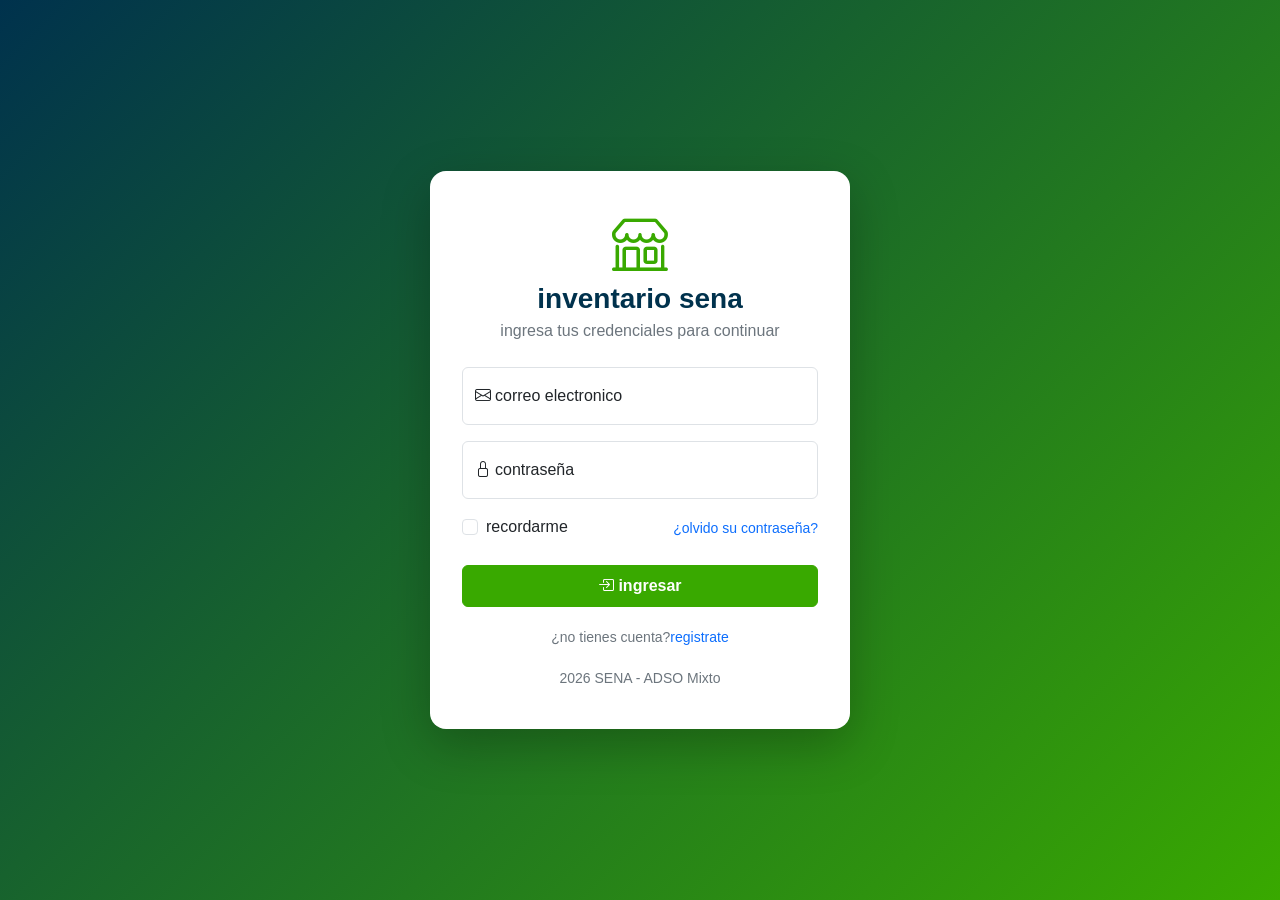
<file: index.html>
<!DOCTYPE html>
<html lang="es">
<head>
    <meta charset="UTF-8">
    <meta name="viewport" content="width=device-width, initial-scale=1.0">
    <title>Iniciar sesion inventario ADSO</title>
    <!--CSS de Bootrstrap 5. 3. 3 desde url predeterminada-->
    <link href="https://cdn.jsdelivr.net/npm/bootstrap@5.3.3/dist/css/bootstrap.min.css" rel="stylesheet">
    <!--libreria iconos de bootstrap-->
     <link href="https://cdn.jsdelivr.net/npm/bootstrap-icons@1.11.3/font/bootstrap-icons.min.css" rel="stylesheet">
    <link href="css/estilo.css" rel="stylesheet"><!--llama los estilos personalizados-->
</head>
<body class="login-fondo">

    <main class="login-card"><!--contenido principal de la pagina-->
        <header class="login-encabezado"><!--encabezado del login-->
            <!--icono de la tienda-->
            <i class="bi bi-shop display-4 text-sena"></i>
            <h1 class="h3 fw-bold">inventario sena</h1>
            <p class="text-secondary mb-0">ingresa tus credenciales para continuar</p>

        </header>

        <!--form permite crear el contenido de un formulario cuando se envia nos lleva a la ruta dashboard el method nos envia la informacion con get-->
        <form action="dashboard.html" method="get">
             <div class="form-floating mb-3"><!--agrupar un contenido en un contenedor-->

            <input type="email" class="form-control" id="correo" placeholder="sena@correo.com" required><!--type obliga que tenga el @, placeholder el texto de ejemplo-->
            <label for="correo"><i class="bi bi-envelope me-1"></i>correo electronico</label><!--es una etiqueta de texto que con el for conecta con el input-->

         </div>

         <div class="form-floating mb-3">
            <input type="password" class="form-control" id="clave" placeholder="minimo 6 caracteres" minlength="6" required><!--type=password oculta lo que escribes, minlength=6 almenos 6 caracteres-->
            <label for="clave"><i class="bi bi-lock me-1"></i>contraseña</label>
            
         </div>

         <div class="d-flex justify-content-between align-items-center mb-4">
            <div class="form-check">
            <input class="form-check-input" type="checkbox" id="recordar"><!--type checkbox es casilla de verificacion-->
            <label class="form-check-label" for="recordar">recordarme</label>
         </div>
         <a href="#" class="small text-decoration-none">¿olvido su contraseña?</a>
    </div>

         <button type="submit" class="btn btn-sena w-100 py-2 fw-semibold">
            <i class="bi bi-box-arrow-in-right me-1"></i>ingresar
        </button><!--envia el formulario antes revisa los campos required email y minlength-->
    </form><!--cierra el formulario-->
        
         <p class="login-pie">¿no tienes cuenta?<a href="registro.html" class="text-decoration-none">registrate</a> </p>
         <footer class="login-pie"> 2026 SENA - ADSO Mixto </footer><!--pie de pagina-->
    </main>
    
</body>
</html>
</file>
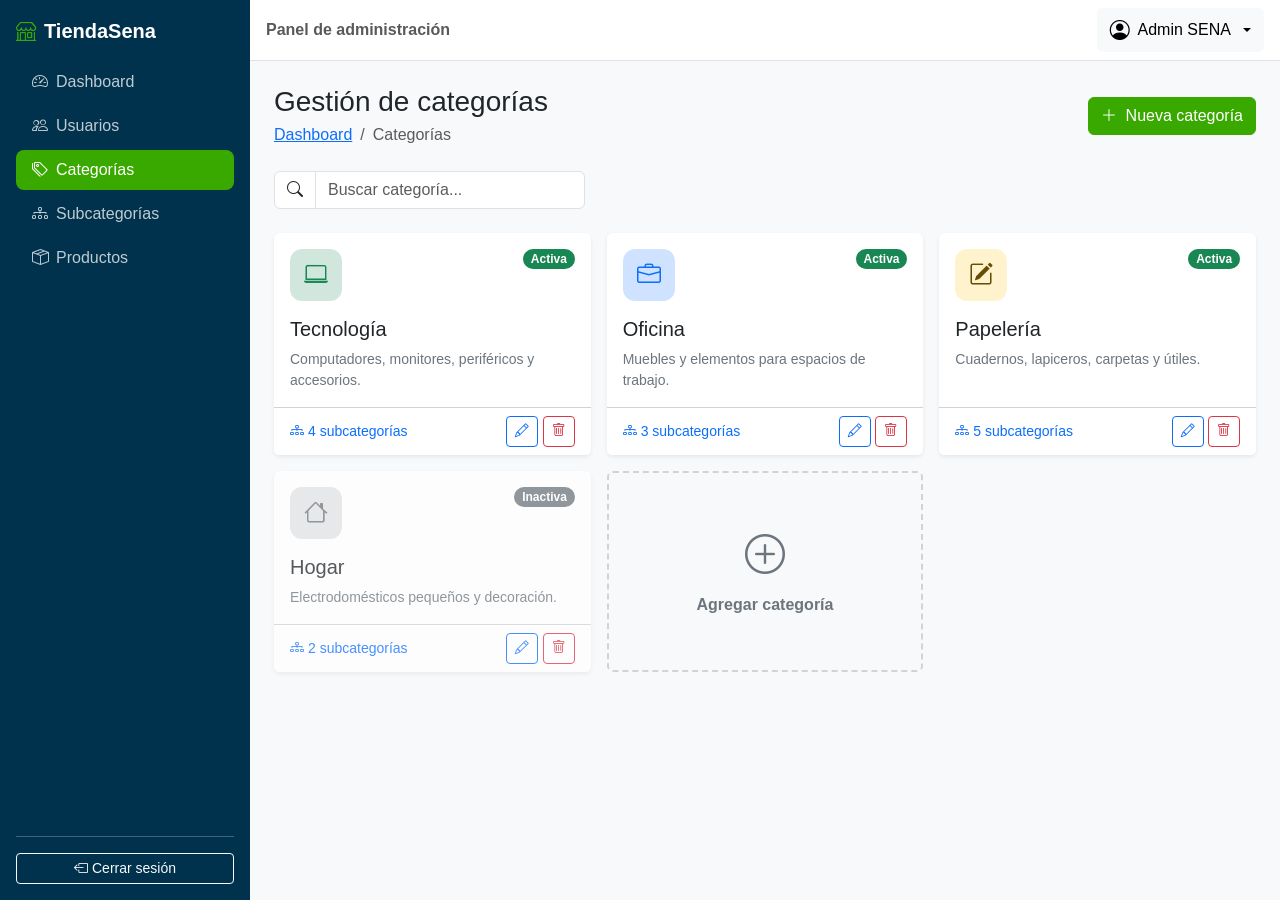
<file: categorias.html>
<!DOCTYPE html> <!-- Documento HTML5. -->
<!-- Raíz en español. -->
<html lang="es">
<!-- Abre la cabecera. -->
<head>
    <!-- Codificación UTF-8. -->
    <meta charset="UTF-8">
    <!-- Diseño adaptable. -->
    <meta name="viewport" content="width=device-width, initial-scale=1.0">
    <!-- Título de la pestaña. Cambia en cada módulo. -->
    <title>Categorías | TiendaSena</title>
    <!-- CSS de Bootstrap. -->
    <link href="https://cdn.jsdelivr.net/npm/bootstrap@5.3.3/dist/css/bootstrap.min.css" rel="stylesheet">
    <!-- Íconos. -->
    <link href="https://cdn.jsdelivr.net/npm/bootstrap-icons@1.11.3/font/bootstrap-icons.min.css" rel="stylesheet">
    <!-- Nuestros estilos (después de Bootstrap). -->
    <link href="css/estilos.css" rel="stylesheet">
<!-- Cierra la cabecera. -->
</head>
<!-- Fondo gris muy claro para que las tarjetas blancas resalten. -->
<body class="bg-body-tertiary">

    <!-- ===================== MENÚ LATERAL ===================== -->
    <!-- offcanvas-lg: en pantallas menores a lg es un panel oculto que se desliza; desde lg se muestra normal. offcanvas-start lo hace salir por la izquierda. sidebar es nuestra clase. El id lo usa el botón que lo abre. -->
    <aside class="offcanvas-lg offcanvas-start sidebar" tabindex="-1" id="menuLateral" aria-labelledby="tituloMenu">
        <!-- Encabezado del panel; Bootstrap solo lo muestra en celular. -->
        <div class="offcanvas-header border-bottom border-secondary">
            <!-- Nombre del sistema en el panel móvil. -->
            <h5 class="offcanvas-title" id="tituloMenu"><i class="bi bi-shop me-2"></i>TiendaSena</h5>
            <!-- Botón “X” blanco que cierra el panel. data-bs-target indica cuál panel cerrar. -->
            <button type="button" class="btn-close btn-close-white" data-bs-dismiss="offcanvas" data-bs-target="#menuLateral" aria-label="Cerrar menú"></button>
        <!-- Cierra el encabezado móvil. -->
        </div>
        <!-- Cuerpo del menú: Flexbox en columna para apilar logo, enlaces y botón de salida. -->
        <div class="offcanvas-body d-flex flex-column p-3">
            <!-- Logo que solo se ve en computador (d-none d-lg-flex): en celular ya está en el encabezado del panel. Al hacer clic vuelve al dashboard. -->
            <a href="dashboard.html" class="d-none d-lg-flex align-items-center mb-3 text-white text-decoration-none fs-5 fw-bold">
                <!-- Ícono verde y nombre. -->
                <i class="bi bi-shop me-2 text-sena"></i> TiendaSena
            <!-- Cierra el logo. -->
            </a>
            <!-- Lista de navegación en columna (flex-column). nav-pills da forma de “píldora” al enlace activo. mb-auto empuja lo que sigue hasta el fondo. -->
            <ul class="nav nav-pills flex-column mb-auto">
                <!-- Enlace al dashboard. active lo resalta en verde y aria-current="page" avisa a los lectores de pantalla que es la página actual. **En cada módulo, el active pasa a su propio enlace.** -->
                <li class="nav-item"><a href="dashboard.html" class="nav-link"><i class="bi bi-speedometer2 me-2"></i>Dashboard</a></li>
                <!-- Enlace al módulo de usuarios (clase 5). -->
                <li class="nav-item"><a href="usuarios.html" class="nav-link"><i class="bi bi-people me-2"></i>Usuarios</a></li>
                <!-- Enlace a categorías (clase 6). -->
                <li class="nav-item"><a href="categorias.html" class="nav-link active" aria-current="page"><i class="bi bi-tags me-2"></i>Categorías</a></li>
                <!-- Enlace a subcategorías (clase 7). -->
                <li class="nav-item"><a href="subcategorias.html" class="nav-link"><i class="bi bi-diagram-3 me-2"></i>Subcategorías</a></li>
                <!-- Enlace a productos (clase 8). -->
                <li class="nav-item"><a href="productos.html" class="nav-link"><i class="bi bi-box-seam me-2"></i>Productos</a></li>
            <!-- Cierra la lista de navegación. -->
            </ul>
            <!-- Línea divisoria. -->
            <hr>
            <!-- Botón que vuelve al login (index.html): así “se cierra la sesión” en el prototipo. -->
            <a href="index.html" class="btn btn-outline-light btn-sm"><i class="bi bi-box-arrow-left me-1"></i>Cerrar sesión</a>
        <!-- Cierra el cuerpo del menú. -->
        </div>
    <!-- Cierra el menú lateral. -->
    </aside>

    <!-- ===================== ZONA DERECHA ===================== -->
    <!-- Nuestra clase contenido aplica el margin-left en computador. -->
    <div class="contenido">

        <!-- Barra superior -->
        <!-- Barra blanca con borde inferior. sticky-top la deja pegada arriba al hacer scroll. -->
        <nav class="navbar bg-white border-bottom px-3 sticky-top">
            <!-- Botón para abrir el menú en celular. d-lg-none lo oculta en computador (allá el menú siempre se ve). data-bs-toggle="offcanvas" + data-bs-target="#menuLateral" abren el panel. -->
            <button class="btn btn-outline-secondary d-lg-none" type="button" data-bs-toggle="offcanvas" data-bs-target="#menuLateral" aria-controls="menuLateral" aria-label="Abrir menú">
                <!-- Ícono de “hamburguesa”. -->
                <i class="bi bi-list"></i>
            <!-- Cierra el botón. -->
            </button>
            <!-- Texto de la barra; se oculta en celulares muy pequeños (d-none d-sm-inline). -->
            <span class="navbar-text fw-semibold d-none d-sm-inline">Panel de administración</span>
            <!-- Menú desplegable del usuario; ms-auto lo empuja a la derecha. -->
            <div class="dropdown ms-auto">
                <!-- Botón que abre el desplegable. dropdown-toggle dibuja la flechita; data-bs-toggle="dropdown" lo hace funcionar. -->
                <button class="btn btn-light dropdown-toggle d-flex align-items-center gap-2" type="button" data-bs-toggle="dropdown" aria-expanded="false">
                    <!-- Ícono de usuario. -->
                    <i class="bi bi-person-circle fs-5"></i>
                    <!-- Nombre del usuario, visible desde tablet. -->
                    <span class="d-none d-md-inline">Admin SENA</span>
                <!-- Cierra el botón. -->
                </button>
                <!-- Lista de opciones. dropdown-menu-end la alinea a la derecha para que no se salga de la pantalla. -->
                <ul class="dropdown-menu dropdown-menu-end shadow">
                    <!-- Encabezado no clicable dentro del menú. -->
                    <li><h6 class="dropdown-header">admin@sena.edu.co</h6></li>
                    <!-- Opción del menú (pantalla aún no construida). -->
                    <li><a class="dropdown-item" href="#"><i class="bi bi-person me-2"></i>Mi perfil</a></li>
                    <!-- Línea separadora. -->
                    <li><hr class="dropdown-divider"></li>
                    <!-- Otra forma de salir, en rojo (text-danger). -->
                    <li><a class="dropdown-item text-danger" href="index.html"><i class="bi bi-box-arrow-left me-2"></i>Cerrar sesión</a></li>
                <!-- Cierra la lista. -->
                </ul>
            <!-- Cierra el desplegable. -->
            </div>
        <!-- Cierra la barra superior. -->
        </nav>

        <!-- Contenido de la página -->
        <!-- Relleno 3 en celular y 4 desde tablet. -->
        <main class="p-3 p-md-4">
<!-- INICIO CONTENIDO -->
            <!-- Encabezado del módulo -->
            <!-- Flexbox con salto de línea en celular. -->
            <div class="d-flex flex-wrap justify-content-between align-items-center gap-2 mb-4">
                <!-- Bloque del título. -->
                <div>
                    <!-- Título. -->
                    <h1 class="h3 mb-1">Gestión de categorías</h1>
                    <!-- Migas de pan. -->
                    <nav aria-label="breadcrumb">
                        <!-- Lista de migas. -->
                        <ol class="breadcrumb mb-0 small">
                            <!-- Enlace al dashboard. -->
                            <li class="breadcrumb-item"><a href="dashboard.html">Dashboard</a></li>
                            <!-- Página actual. -->
                            <li class="breadcrumb-item active" aria-current="page">Categorías</li>
                        <!-- Cierra la lista. -->
                        </ol>
                    <!-- Cierra las migas. -->
                    </nav>
                <!-- Cierra el bloque. -->
                </div>
                <!-- Abre el modal #modalCategoria. -->
                <button type="button" class="btn btn-sena" data-bs-toggle="modal" data-bs-target="#modalCategoria">
                    <!-- Ícono “+” y texto. -->
                    <i class="bi bi-plus-lg me-1"></i> Nueva categoría
                <!-- Cierra el botón. -->
                </button>
            <!-- Cierra el encabezado. -->
            </div>

            <!-- Buscador -->
            <!-- Fila de la rejilla. -->
            <div class="row mb-4">
                <!-- El buscador no ocupa todo el ancho en pantallas grandes. -->
                <div class="col-md-6 col-lg-4">
                    <!-- Grupo de entrada. -->
                    <div class="input-group">
                        <!-- Lupa con fondo blanco. -->
                        <span class="input-group-text bg-white"><i class="bi bi-search"></i></span>
                        <!-- Campo de búsqueda. -->
                        <input type="search" class="form-control" placeholder="Buscar categoría..." aria-label="Buscar categoría">
                    <!-- Cierra el grupo. -->
                    </div>
                <!-- Cierra la columna. -->
                </div>
            <!-- Cierra la fila. -->
            </div>

            <!-- Rejilla de tarjetas -->
            <!-- 1 tarjeta por fila en celular, 2 en tablet y 3 en pantallas grandes. g-3 = espacio entre ellas. -->
            <div class="row row-cols-1 row-cols-md-2 row-cols-xl-3 g-3">
                <!-- Categoría 1. -->
                <div class="col">
                    <!-- Tarjeta; h-100 iguala las alturas de la fila. -->
                    <div class="card border-0 shadow-sm h-100">
                        <!-- Cuerpo. -->
                        <div class="card-body">
                            <!-- Fila superior: ícono a la izquierda, estado a la derecha. -->
                            <div class="d-flex justify-content-between align-items-start mb-3">
                                <!-- Reutilizamos icono-kpi del dashboard. -->
                                <div class="icono-kpi bg-success-subtle text-success"><i class="bi bi-laptop"></i></div>
                                <!-- Estado. -->
                                <span class="badge rounded-pill text-bg-success">Activa</span>
                            <!-- Cierra la fila superior. -->
                            </div>
                            <!-- Nombre de la categoría. -->
                            <h2 class="h5 card-title">Tecnología</h2>
                            <!-- Descripción. -->
                            <p class="card-text text-secondary small mb-0">Computadores, monitores, periféricos y accesorios.</p>
                        <!-- Cierra el cuerpo. -->
                        </div>
                        <!-- Pie: enlace a la izquierda y acciones a la derecha. -->
                        <div class="card-footer bg-white d-flex justify-content-between align-items-center">
                            <!-- Enlace entre módulos: lleva a las subcategorías de esta categoría. -->
                            <a href="subcategorias.html" class="small text-decoration-none"><i class="bi bi-diagram-3 me-1"></i>4 subcategorías</a>
                            <!-- Acciones sin salto de línea. -->
                            <div class="text-nowrap">
                                <!-- Editar: abre el mismo modal del formulario. -->
                                <button type="button" class="btn btn-sm btn-outline-primary" data-bs-toggle="modal" data-bs-target="#modalCategoria" title="Editar"><i class="bi bi-pencil"></i></button>
                                <!-- Eliminar: abre la confirmación. -->
                                <button type="button" class="btn btn-sm btn-outline-danger" data-bs-toggle="modal" data-bs-target="#modalEliminar" title="Eliminar"><i class="bi bi-trash"></i></button>
                            <!-- Cierra las acciones. -->
                            </div>
                        <!-- Cierra el pie. -->
                        </div>
                    <!-- Cierra la tarjeta. -->
                    </div>
                <!-- Cierra la categoría 1. -->
                </div>
                <!-- Categoría 2 (misma estructura). -->
                <div class="col">
                    <!-- Tarjeta. -->
                    <div class="card border-0 shadow-sm h-100">
                        <!-- Cuerpo. -->
                        <div class="card-body">
                            <!-- Fila superior. -->
                            <div class="d-flex justify-content-between align-items-start mb-3">
                                <!-- Ícono de maletín. -->
                                <div class="icono-kpi bg-primary-subtle text-primary"><i class="bi bi-briefcase"></i></div>
                                <!-- Estado. -->
                                <span class="badge rounded-pill text-bg-success">Activa</span>
                            <!-- Cierra la fila. -->
                            </div>
                            <!-- Nombre. -->
                            <h2 class="h5 card-title">Oficina</h2>
                            <!-- Descripción. -->
                            <p class="card-text text-secondary small mb-0">Muebles y elementos para espacios de trabajo.</p>
                        <!-- Cierra el cuerpo. -->
                        </div>
                        <!-- Pie. -->
                        <div class="card-footer bg-white d-flex justify-content-between align-items-center">
                            <!-- Enlace a subcategorías. -->
                            <a href="subcategorias.html" class="small text-decoration-none"><i class="bi bi-diagram-3 me-1"></i>3 subcategorías</a>
                            <!-- Acciones. -->
                            <div class="text-nowrap">
                                <!-- Editar. -->
                                <button type="button" class="btn btn-sm btn-outline-primary" data-bs-toggle="modal" data-bs-target="#modalCategoria" title="Editar"><i class="bi bi-pencil"></i></button>
                                <!-- Eliminar. -->
                                <button type="button" class="btn btn-sm btn-outline-danger" data-bs-toggle="modal" data-bs-target="#modalEliminar" title="Eliminar"><i class="bi bi-trash"></i></button>
                            <!-- Cierra las acciones. -->
                            </div>
                        <!-- Cierra el pie. -->
                        </div>
                    <!-- Cierra la tarjeta. -->
                    </div>
                <!-- Cierra la categoría 2. -->
                </div>
                <!-- Categoría 3. -->
                <div class="col">
                    <!-- Tarjeta. -->
                    <div class="card border-0 shadow-sm h-100">
                        <!-- Cuerpo. -->
                        <div class="card-body">
                            <!-- Fila superior. -->
                            <div class="d-flex justify-content-between align-items-start mb-3">
                                <!-- Ícono de papelería. -->
                                <div class="icono-kpi bg-warning-subtle text-warning-emphasis"><i class="bi bi-pencil-square"></i></div>
                                <!-- Estado. -->
                                <span class="badge rounded-pill text-bg-success">Activa</span>
                            <!-- Cierra la fila. -->
                            </div>
                            <!-- Nombre. -->
                            <h2 class="h5 card-title">Papelería</h2>
                            <!-- Descripción. -->
                            <p class="card-text text-secondary small mb-0">Cuadernos, lapiceros, carpetas y útiles.</p>
                        <!-- Cierra el cuerpo. -->
                        </div>
                        <!-- Pie. -->
                        <div class="card-footer bg-white d-flex justify-content-between align-items-center">
                            <!-- Enlace a subcategorías. -->
                            <a href="subcategorias.html" class="small text-decoration-none"><i class="bi bi-diagram-3 me-1"></i>5 subcategorías</a>
                            <!-- Acciones. -->
                            <div class="text-nowrap">
                                <!-- Editar. -->
                                <button type="button" class="btn btn-sm btn-outline-primary" data-bs-toggle="modal" data-bs-target="#modalCategoria" title="Editar"><i class="bi bi-pencil"></i></button>
                                <!-- Eliminar. -->
                                <button type="button" class="btn btn-sm btn-outline-danger" data-bs-toggle="modal" data-bs-target="#modalEliminar" title="Eliminar"><i class="bi bi-trash"></i></button>
                            <!-- Cierra las acciones. -->
                            </div>
                        <!-- Cierra el pie. -->
                        </div>
                    <!-- Cierra la tarjeta. -->
                    </div>
                <!-- Cierra la categoría 3. -->
                </div>
                <!-- Categoría 4 (inactiva). -->
                <div class="col">
                    <!-- opacity-75 la ve un poco transparente: comunica que está inactiva. -->
                    <div class="card border-0 shadow-sm h-100 opacity-75">
                        <!-- Cuerpo. -->
                        <div class="card-body">
                            <!-- Fila superior. -->
                            <div class="d-flex justify-content-between align-items-start mb-3">
                                <!-- Ícono gris. -->
                                <div class="icono-kpi bg-secondary-subtle text-secondary"><i class="bi bi-house"></i></div>
                                <!-- Estado inactivo en gris. -->
                                <span class="badge rounded-pill text-bg-secondary">Inactiva</span>
                            <!-- Cierra la fila. -->
                            </div>
                            <!-- Nombre. -->
                            <h2 class="h5 card-title">Hogar</h2>
                            <!-- Descripción. -->
                            <p class="card-text text-secondary small mb-0">Electrodomésticos pequeños y decoración.</p>
                        <!-- Cierra el cuerpo. -->
                        </div>
                        <!-- Pie. -->
                        <div class="card-footer bg-white d-flex justify-content-between align-items-center">
                            <!-- Enlace. -->
                            <a href="subcategorias.html" class="small text-decoration-none"><i class="bi bi-diagram-3 me-1"></i>2 subcategorías</a>
                            <!-- Acciones. -->
                            <div class="text-nowrap">
                                <!-- Editar. -->
                                <button type="button" class="btn btn-sm btn-outline-primary" data-bs-toggle="modal" data-bs-target="#modalCategoria" title="Editar"><i class="bi bi-pencil"></i></button>
                                <!-- Eliminar. -->
                                <button type="button" class="btn btn-sm btn-outline-danger" data-bs-toggle="modal" data-bs-target="#modalEliminar" title="Eliminar"><i class="bi bi-trash"></i></button>
                            <!-- Cierra las acciones. -->
                            </div>
                        <!-- Cierra el pie. -->
                        </div>
                    <!-- Cierra la tarjeta. -->
                    </div>
                <!-- Cierra la categoría 4. -->
                </div>
                <!-- Última celda: la tarjeta para agregar. -->
                <div class="col">
                    <!-- Un <button> con aspecto de tarjeta (card + nuestra tarjeta-agregar). Flexbox en columna centra el contenido. También abre el modal. -->
                    <button type="button" class="card tarjeta-agregar w-100 h-100 d-flex flex-column align-items-center justify-content-center" data-bs-toggle="modal" data-bs-target="#modalCategoria">
                        <!-- Ícono “+” grande. -->
                        <i class="bi bi-plus-circle fs-1"></i>
                        <!-- Texto. -->
                        <span class="fw-semibold mt-2">Agregar categoría</span>
                    <!-- Cierra el botón-tarjeta. -->
                    </button>
                <!-- Cierra la celda. -->
                </div>
            <!-- Cierra la rejilla. -->
            </div>

            <!-- Modal: crear / editar categoría -->
            <!-- Modal oculto. -->
            <div class="modal fade" id="modalCategoria" tabindex="-1" aria-labelledby="tituloModalCategoria" aria-hidden="true">
                <!-- Tamaño normal, centrado. -->
                <div class="modal-dialog modal-dialog-centered">
                    <!-- Contenido. -->
                    <div class="modal-content">
                        <!-- Encabezado. -->
                        <div class="modal-header">
                            <!-- Título. -->
                            <h2 class="modal-title fs-5" id="tituloModalCategoria"><i class="bi bi-tag me-2"></i>Datos de la categoría</h2>
                            <!-- Cerrar. -->
                            <button type="button" class="btn-close" data-bs-dismiss="modal" aria-label="Cerrar"></button>
                        <!-- Cierra el encabezado. -->
                        </div>
                        <!-- Cuerpo. -->
                        <div class="modal-body">
                            <!-- Formulario de una sola columna. -->
                            <form>
                                <!-- Grupo con margen inferior. -->
                                <div class="mb-3">
                                    <!-- Etiqueta. -->
                                    <label for="catNombre" class="form-label">Nombre</label>
                                    <!-- maxlength="50" impide escribir más de 50 caracteres. -->
                                    <input type="text" class="form-control" id="catNombre" placeholder="Ej: Tecnología" maxlength="50" required>
                                <!-- Cierra el grupo. -->
                                </div>
                                <!-- Grupo. -->
                                <div class="mb-3">
                                    <!-- Etiqueta. -->
                                    <label for="catDescripcion" class="form-label">Descripción</label>
                                    <!-- Área de texto de 3 líneas con estilo form-control. -->
                                    <textarea class="form-control" id="catDescripcion" rows="3" placeholder="¿Qué productos incluye?"></textarea>
                                <!-- Cierra el grupo. -->
                                </div>
                                <!-- Grupo de selección de color. -->
                                <div class="mb-3">
                                    <!-- Etiqueta general (d-block la pone en su propia línea). -->
                                    <span class="form-label d-block">Color de la tarjeta</span>
                                    <!-- btn-check oculta el botón de opción (radio)… Todos comparten name="catColor", así solo uno puede estar marcado. -->
                                    <input type="radio" class="btn-check" name="catColor" id="colorVerde" checked>
                                    <!-- …y su label se ve como botón. Al marcarlo, el botón se rellena. -->
                                    <label class="btn btn-outline-success btn-sm" for="colorVerde">Verde</label>
                                    <!-- Segunda opción. -->
                                    <input type="radio" class="btn-check" name="catColor" id="colorAzul">
                                    <!-- Botón azul. -->
                                    <label class="btn btn-outline-primary btn-sm" for="colorAzul">Azul</label>
                                    <!-- Tercera opción. -->
                                    <input type="radio" class="btn-check" name="catColor" id="colorAmarillo">
                                    <!-- Botón amarillo. -->
                                    <label class="btn btn-outline-warning btn-sm" for="colorAmarillo">Amarillo</label>
                                <!-- Cierra el grupo. -->
                                </div>
                                <!-- Interruptor de estado. -->
                                <div class="form-check form-switch">
                                    <!-- Encendido por defecto. -->
                                    <input class="form-check-input" type="checkbox" role="switch" id="catActiva" checked>
                                    <!-- Etiqueta. -->
                                    <label class="form-check-label" for="catActiva">Categoría activa</label>
                                <!-- Cierra el interruptor. -->
                                </div>
                            <!-- Cierra el formulario. -->
                            </form>
                        <!-- Cierra el cuerpo. -->
                        </div>
                        <!-- Pie. -->
                        <div class="modal-footer">
                            <!-- Cancelar. -->
                            <button type="button" class="btn btn-secondary" data-bs-dismiss="modal">Cancelar</button>
                            <!-- Guardar (en el prototipo solo cierra). -->
                            <button type="button" class="btn btn-sena" data-bs-dismiss="modal"><i class="bi bi-save me-1"></i>Guardar</button>
                        <!-- Cierra el pie. -->
                        </div>
                    <!-- Cierra el contenido. -->
                    </div>
                <!-- Cierra el diálogo. -->
                </div>
            <!-- Cierra el modal. -->
            </div>

            <!-- Modal: confirmar eliminación -->
            <!-- Modal de confirmación. -->
            <div class="modal fade" id="modalEliminar" tabindex="-1" aria-labelledby="tituloModalEliminar" aria-hidden="true">
                <!-- Pequeño y centrado. -->
                <div class="modal-dialog modal-dialog-centered modal-sm">
                    <!-- Contenido. -->
                    <div class="modal-content">
                        <!-- Cuerpo centrado. -->
                        <div class="modal-body text-center p-4">
                            <!-- Ícono de advertencia. -->
                            <i class="bi bi-exclamation-triangle text-danger display-5"></i>
                            <!-- Pregunta. -->
                            <h2 class="h5 mt-3" id="tituloModalEliminar">¿Eliminar esta categoría?</h2>
                            <!-- Avisa la consecuencia en cadena (relación categoría → subcategoría). -->
                            <p class="text-secondary small mb-0">También se eliminarán sus subcategorías.</p>
                        <!-- Cierra el cuerpo. -->
                        </div>
                        <!-- Pie centrado. -->
                        <div class="modal-footer justify-content-center border-0 pt-0">
                            <!-- Cancelar. -->
                            <button type="button" class="btn btn-light" data-bs-dismiss="modal">Cancelar</button>
                            <!-- Confirmar. -->
                            <button type="button" class="btn btn-danger" data-bs-dismiss="modal">Sí, eliminar</button>
                        <!-- Cierra el pie. -->
                        </div>
                    <!-- Cierra el contenido. -->
                    </div>
                <!-- Cierra el diálogo. -->
                </div>
            <!-- Cierra el modal. -->
            </div>
<!-- FIN CONTENIDO -->
        <!-- Cierra el contenido. -->
        </main>
    <!-- Cierra la zona derecha. -->
    </div>

    <!-- JavaScript de Bootstrap: necesario para el menú deslizable, el desplegable del usuario y los modales. -->
    <script src="https://cdn.jsdelivr.net/npm/bootstrap@5.3.3/dist/js/bootstrap.bundle.min.js"></script>
<!-- Cierra el cuerpo. -->
</body>
<!-- Cierra el documento. -->
</html>
</file>
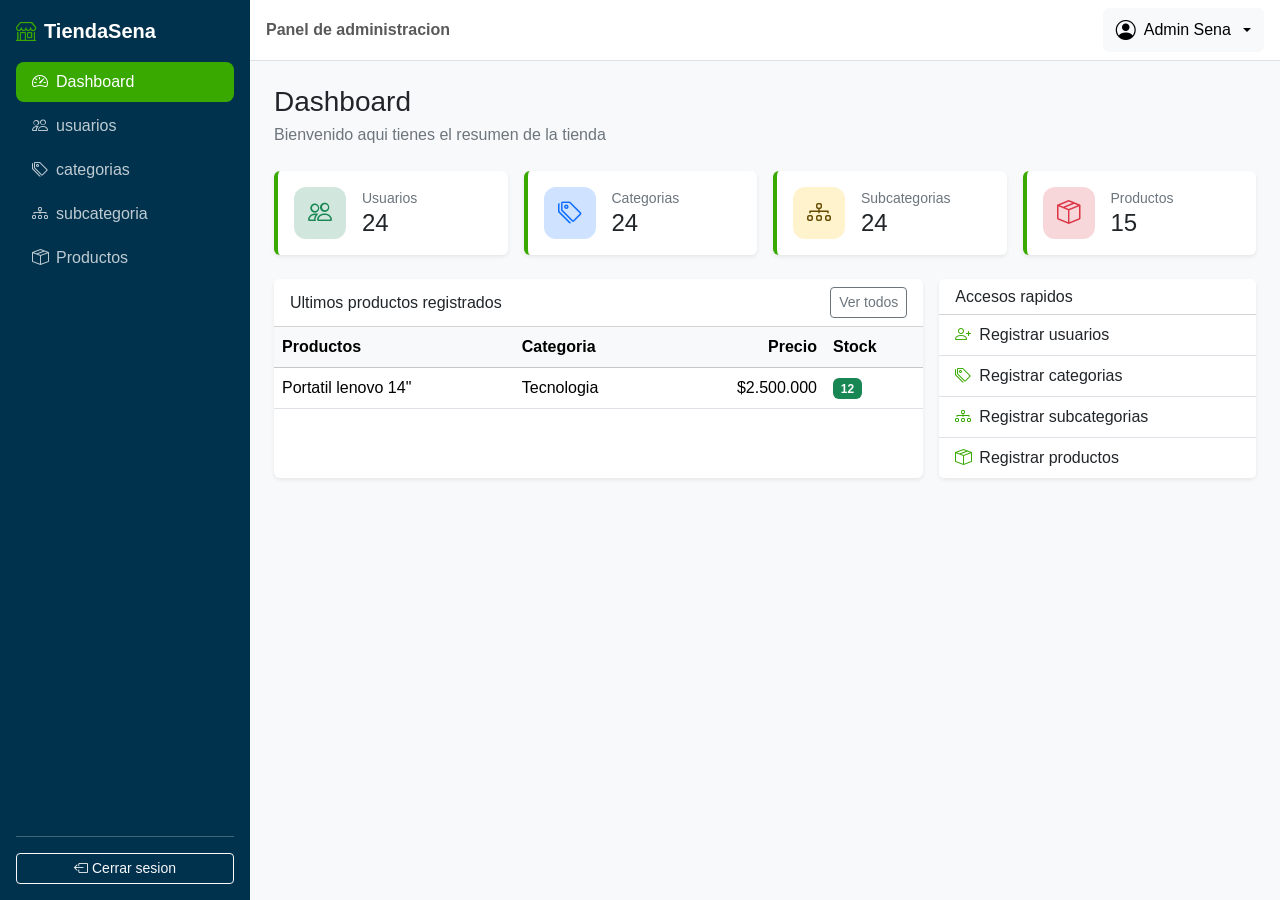
<file: dashboard.html>
<!DOCTYPE html>
<html lang="es">
<head>
    <meta charset="UTF-8">
    <meta name="viewport" content="width=device-width, initial-scale=1.0">
    <title>iniciar sesion del inventario ADSO</title>
    <!--css de bootstrap 5.3.3 desde url predeterminada-->
    <link href="https://cdn.jsdelivr.net/npm/bootstrap@5.3.3/dist/css/bootstrap.min.css" rel="stylesheet">
    <!--libreria de iconos en bootstrap-->
    <link href="https://cdn.jsdelivr.net/npm/bootstrap-icons@1.11.3/font/bootstrap-icons.min.css" rel="stylesheet">
    <link href="css/estilo.css" rel="stylesheet"><!--llama a los estilos peronalizados-->
</head>
<body class="bg-body-tertiary">
    <!--menu lateral-->
    <!--offcanvas en pantallas menores al lg es un panel oculto que se desliza-->
    <!--desde el lg se muestra norma. offcanvas-start lo hace salir por la izquierda. sidebar es muestra la clase el id usa el boton que lo abre-->
    <aside class="offcanvas-lg offcanvas-start sidebar" tabindex="-1" id="menuLateral" aria-labelledby="tituloMenu">
        <!--encabezado de el panel; bootstrap solo lo muestra en celular-->
        <div class="offcanvas-header border-bottom border-secondary">
            <!--nombre del sistema en el panel movil-->
            <h5 class="offcanvas-title" id="tituloMenu"><i class="bi bi-shop me-2"></i>tienda sena</h5>
            <!--button x blanco de cierre de panel -->
            <button type="button" class="btn-close btn-close-white" data-bs-dismiss="offcanvas" data-bs-target="#menuLateral" aria-label="Cerrar menu"></button>
        </div>
        <!--cuerpo del menu flexbox em columan para apilar el logo enlaces y boton de salida -->
        <div class="offcanvas-body flex-column p-3">
            <!--logo solo se ve en computador -->
            <a href="dashboard.html" class="d-none d-lg-flex align-items-center mb-3 text-white text-decoration-none fs-5 fw-bold">
                <!--icono verde y nombre-->
                <i class="bi bi-shop me-2 text-sena"></i><span class="text-white">TiendaSena</span>
                <!--cierra logo -->
            </a>
        <!--lista de navegacion en columna (flex-column) .nav-pills de forma de pildora al enlace activo mb-auto empuja lo que sigue hast ale fondo-->
        <ul class="nav nav-pills flex-column mb-auto">
            <!--Enlace al dashboard active lo resalta en verde y aria -current="page" la pafgina actual en cada modulo el active pasa si propio enlace-->
            <li class="nav-item"><a href="dashboard.html" class="nav-link active" aria-current="page"><i class="bi bi-speedometer2 me-2"></i>Dashboard</a></li>
            <!--Enlace a modulo usuarios-->
            <li class="nav-item"><a href="usuarios.html" class="nav-link"><i class="bi bi-people me-2"></i>usuarios</a></li>
            <!--link categoria-->
            <li class="nav-item"><a href="categorias.html" class="nav-link"><i class="bi bi-tags me-2"></i>categorias</a></li>
            <li class="nav-item"><a href="subcategorias.html" class="nav-link"><i class="bi bi-diagram-3 me-2"></i>subcategoria</a></li>
            <li class="nav-item"><a href="productos.html" class="nav-link"><i class="bi bi-box-seam me-2"></i>Productos</a></li>
        </ul>
        <hr>
        <!--boton que se vuelve al login asi se cierra la sesion-->
        <a href="index.html" class="btn btn-outline-light btn-sm"><i class="bi bi-box-arrow-left me-1"></i>Cerrar sesion</a>
        <!--cierra el cuerpo del menu-->
        </div>
    </aside>
    <!--zona derecha del dashboard-->
    <div class="contenido">

        <!--Barra superior-->
        <!--Baara blanca con borde inferior, la deja pegada arriba al hacer scrool-->
        <nav class="navbar bg-white border-bottom px-3 sticky-top">
            <!--boton para abrir el menu en celular lo oculta el computador el menu siempre se ve-->
            <button class="btn btn-outline-secondary d-lg-none" type="button" data-bs-toggle="offcanvas" data-bs-target="#menuLateral" aria-controls="menuLateral" aria-label="Abrir menu">
                <!--icono de menu hamburguesa-->
                <i class="bi bi-list"></i>
            </button>
            <!--texto de la barra se oculta en celulares muy pequeños-->
            <span class="navbar-text fw-semibold d-none d-sm-inline">Panel de administracion</span>
            <!--menu desplegable del ususario lo empuja a la derecha-->

            <div class="dropdown ms-auto">
                <!--boton que abre el desplegable-->
                <button class="btn btn-light dropdown-toggle d-flex align-items-center gap-2" type="button" data-bs-toggle="dropdown" aria-expanded="false">
                    <!--icono de usuario-->
                    <i class="bi bi-person-circle fs-5"></i>
                    <!--nombre de usuario visible en tablet-->
                    <span class="d-none d-md-inline">Admin Sena</span>
                </button>
                <!--lista de opciones alinea ala derecha para que no se salga de la pantalla-->
                <ul class="dropdown-menu dropdown-menu-end shadow">
                    <!--encabezado cliclable dentro del menu -->
                    <li><h6 class="dropdown-header">admin@sena.edu.co</h6></li>
                    <!--opcion del menu-->
                    <li><a class="dropdown-item" href="#"><i class="bi bi-person me-2"></i>Mi perfil</a></li> 
                    <li><a class="dropdown-item text-danger" href="index.html"><i class="bi bi-box-arrow-left me-2"></i>Cerrar sesion</a></li>
                </ul>
            </div>
        </nav>

        <!--contenido de la pagina-->
        <main class="p-3 p-md-4">
            <!--Inicio del contenido-->
            <!--bloque del titulo con marguen inferior-->
            <div class="mb-4">
                <!--Titulo de la pagina-->
                <h1 class="h3 mb-1">Dashboard</h1>
                <!--subtitulo en gris-->
                <p class="text-secondary mb-0">Bienvenido aqui tienes el resumen de la tienda </p>
            </div>

            <!--tarjetas dfe indicadores-->
            <div class="row row-cols-1 row-cols-sm-2 row-cols-xl-4 g-3 mb-4">
                <!--columna 1-->
                <div class="col">
                    <!--tarjeta con nuestar clase franja verde y animacion-->
                    <div class="card tarjetas-kpi shadow-sm h-100">
                        <!--cuerpo con flexbox icono y texto lado a lado separados-->
                        <div class="card-body d-flex align-items-center gap-3">
                            <!--cuadro de icono fondo verde suave icono verde-->
                            <div class="icono-kpi bg-success-subtle text-success"><i class="bi bi-people"></i>
                            </div>
                            <div>
                                <!--nombre del indicado -->
                                <p class="text-secondary small mb-0">Usuarios</p>
                                <!--valor de ejemplo del indicador-->
                                <h2 class="h4 mb-0">24</h2>
                                <!--cierre del bloque de texto-->
                            </div>
                            <!--link estira este enlace sobre toda la tarjeta un clic en culquier parte lleva al modulo-->
                            <a href="usuarios.html" class="stretched-link" aria-label="ir a usuarios"></a>
                        </div>
                    </div>
                </div>
                <!--columna 2-->
                 <div class="col">
                    <!--tarjeta con nuestar clase franja verde y animacion-->
                    <div class="card tarjetas-kpi shadow-sm h-100">
                        <!--cuerpo con flexbox icono y texto lado a lado separados-->
                        <div class="card-body d-flex align-items-center gap-3">
                            <!--cuadro de icono fondo verde suave icono verde-->
                            <div class="icono-kpi bg-primary-subtle text-primary"><i class="bi bi-tags"></i>
                            </div>
                            <div>
                                <!--nombre del indicado -->
                                <p class="text-secondary small mb-0">Categorias</p>
                                <!--valor de ejemplo del indicador-->
                                <h2 class="h4 mb-0">24</h2>
                                <!--cierre del bloque de texto-->
                            </div>
                            <!--link estira este enlace sobre toda la tarjeta un clic en culquier parte lleva al modulo-->
                            <a href="categorias.html" class="stretched-link" aria-label="ir a categorias"></a>
                        </div>
                    </div>
                </div>
                <!--columna 3-->
                <div class="col">
                    <!--tarjeta con nuestar clase franja verde y animacion-->
                    <div class="card tarjetas-kpi shadow-sm h-100">
                        <!--cuerpo con flexbox icono y texto lado a lado separados-->
                        <div class="card-body d-flex align-items-center gap-3">
                            <!--cuadro de icono fondo verde suave icono verde-->
                             <div class="icono-kpi bg-warning-subtle text-warning-emphasis"><i class="bi bi-diagram-3"></i>
                            </div>
                            <div>
                                <!--nombre del indicado -->
                                <p class="text-secondary small mb-0">Subcategorias</p>
                                <!--valor de ejemplo del indicador-->
                                <h2 class="h4 mb-0">24</h2>
                                <!--cierre del bloque de texto-->
                            </div>
                            <!--link estira este enlace sobre toda la tarjeta un clic en culquier parte lleva al modulo-->
                            <a href="subcategorias.html" class="stretched-link" aria-label="ir a subcategorias"></a>
                        </div>
                    </div>
                </div>
                <!--columna 4-->
                <div class="col">
                    <!--tarjeta con nuestar clase franja verde y animacion-->
                    <div class="card tarjetas-kpi shadow-sm h-100">
                        <!--cuerpo con flexbox icono y texto lado a lado separados-->
                        <div class="card-body d-flex align-items-center gap-3">
                            <!--cuadro de icono fondo verde suave icono verde-->
                             <div class="icono-kpi bg-danger-subtle text-danger"><i class="bi bi-box-seam"></i>
                            </div>
                            <div>
                                <!--nombre del indicado -->
                                <p class="text-secondary small mb-0">Productos</p>
                                <!--valor de ejemplo del indicador-->
                                <h2 class="h4 mb-0">15</h2>
                                <!--cierre del bloque de texto-->
                            </div>
                            <!--link estira este enlace sobre toda la tarjeta un clic en culquier parte lleva al modulo-->
                            <a href="productos.html" class="stretched-link" aria-label="ir a productos"></a>
                        </div>
                    </div>
                </div>
            </div>    

                <!--segunda fila tabla de la izquierda y accesos rapidos a la derecha-->

                <div class="row g-3">
                    <!--Ultimos prodcutos-->
                    <!--en computador ocupa 8 de 12 columnas en celular todo el ancho-->
                    <div class="col-lg-8">
                    <div class="card border-0 shadow-sm h-100">
                        <!--encabezado de la tarjeta con titulo y enlace a los lados-->
                        <div class="card-header bg-white d-flex justify-content-between align-items-center">
                            <!--Titulo pequeño-->
                            <h2 class="h6 mb-0">Ultimos productos registrados</h2>
                            <!--boton que lleva al modulo productos-->
                            <a href="productos.html" class="btn btn-sm btn-outline-secondary">Ver todos</a>
                        </div>
                        <!--permite desplazar la tabla en celular-->
                        <div class="table-responsive">
                            <table class="table table-hover align-middle mb-0">
                                <thead class="table-light">
                                    <tr><th>Productos</th><th>Categoria</th><th class="text-end">Precio</th><th>Stock</th></tr>
                                </thead>
                                <!--Cuerpo en la tabla -->
                                <tbody>
                                    <tr><td>Portatil lenovo 14"</td><td>Tecnologia</td><td class="text-end">$2.500.000</td><td><span class="badge text-bg-success">12</span></td></tr>
                                </tbody>
                            </table>
                        </div>
                    </div>
                    </div>

                    <div class="col-lg-4">
                    <!--tarjeta-->
                    <div class="card border-0 shadow-sm h-100">
                        <div class="card-header bg-white"><h2 class="h6 mb-0">Accesos rapidos</h2></div>
                        <div class="list-group list-group-flush">
                            <a href="usuarios.html" class="list-group-item list-group-item-action"><i class="bi bi-person-plus me-2 text-sena"></i>Registrar usuarios</a>
                            <a href="categorias.html" class="list-group-item list-group-item-action"><i class="bi bi-tags me-2 text-sena"></i>Registrar categorias</a>
                            <a href="subcategorias.html" class="list-group-item list-group-item-action"><i class="bi bi-diagram-3 me-2 text-sena"></i>Registrar subcategorias</a>
                            <a href="productos.html" class="list-group-item list-group-item-action"><i class="bi bi-box-seam me-2 text-sena"></i>Registrar productos</a>
                        </div>
                    </div>
                </div>
                </div>
        </main>
    </div>

    <!--javascript con bootstrap necesario para para el menu deslizable-->
    <script src="https://cdn.jsdelivr.net/npm/bootstrap@5.3.3/dist/js/bootstrap.bundle.min.js"></script>
</body>
</html>
</file>
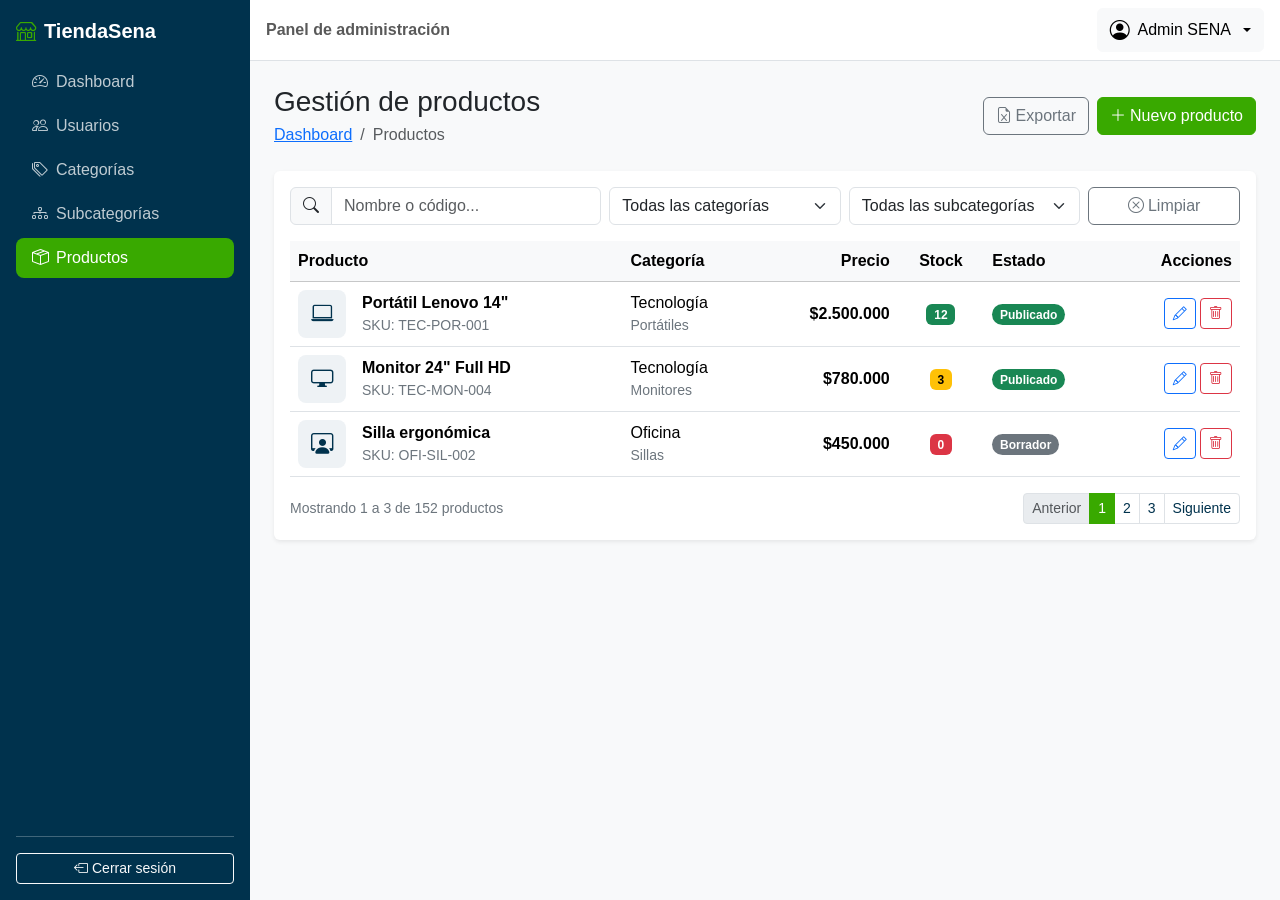
<file: productos.html>
<!DOCTYPE html> <!-- Documento HTML5. -->
<!-- Raíz en español. -->
<html lang="es">
<!-- Abre la cabecera. -->
<head>
    <!-- Codificación UTF-8. -->
    <meta charset="UTF-8">
    <!-- Diseño adaptable. -->
    <meta name="viewport" content="width=device-width, initial-scale=1.0">
    <!-- Título de la pestaña. Cambia en cada módulo. -->
    <title>Productos | TiendaSena</title>
    <!-- CSS de Bootstrap. -->
    <link href="https://cdn.jsdelivr.net/npm/bootstrap@5.3.3/dist/css/bootstrap.min.css" rel="stylesheet">
    <!-- Íconos. -->
    <link href="https://cdn.jsdelivr.net/npm/bootstrap-icons@1.11.3/font/bootstrap-icons.min.css" rel="stylesheet">
    <!-- Nuestros estilos (después de Bootstrap). -->
    <link href="css/estilos.css" rel="stylesheet">
<!-- Cierra la cabecera. -->
</head>
<!-- Fondo gris muy claro para que las tarjetas blancas resalten. -->
<body class="bg-body-tertiary">

    <!-- ===================== MENÚ LATERAL ===================== -->
    <!-- offcanvas-lg: en pantallas menores a lg es un panel oculto que se desliza; desde lg se muestra normal. offcanvas-start lo hace salir por la izquierda. sidebar es nuestra clase. El id lo usa el botón que lo abre. -->
    <aside class="offcanvas-lg offcanvas-start sidebar" tabindex="-1" id="menuLateral" aria-labelledby="tituloMenu">
        <!-- Encabezado del panel; Bootstrap solo lo muestra en celular. -->
        <div class="offcanvas-header border-bottom border-secondary">
            <!-- Nombre del sistema en el panel móvil. -->
            <h5 class="offcanvas-title" id="tituloMenu"><i class="bi bi-shop me-2"></i>TiendaSena</h5>
            <!-- Botón “X” blanco que cierra el panel. data-bs-target indica cuál panel cerrar. -->
            <button type="button" class="btn-close btn-close-white" data-bs-dismiss="offcanvas" data-bs-target="#menuLateral" aria-label="Cerrar menú"></button>
        <!-- Cierra el encabezado móvil. -->
        </div>
        <!-- Cuerpo del menú: Flexbox en columna para apilar logo, enlaces y botón de salida. -->
        <div class="offcanvas-body d-flex flex-column p-3">
            <!-- Logo que solo se ve en computador (d-none d-lg-flex): en celular ya está en el encabezado del panel. Al hacer clic vuelve al dashboard. -->
            <a href="dashboard.html" class="d-none d-lg-flex align-items-center mb-3 text-white text-decoration-none fs-5 fw-bold">
                <!-- Ícono verde y nombre. -->
                <i class="bi bi-shop me-2 text-sena"></i> TiendaSena
            <!-- Cierra el logo. -->
            </a>
            <!-- Lista de navegación en columna (flex-column). nav-pills da forma de “píldora” al enlace activo. mb-auto empuja lo que sigue hasta el fondo. -->
            <ul class="nav nav-pills flex-column mb-auto">
                <!-- Enlace al dashboard. active lo resalta en verde y aria-current="page" avisa a los lectores de pantalla que es la página actual. **En cada módulo, el active pasa a su propio enlace.** -->
                <li class="nav-item"><a href="dashboard.html" class="nav-link"><i class="bi bi-speedometer2 me-2"></i>Dashboard</a></li>
                <!-- Enlace al módulo de usuarios (clase 5). -->
                <li class="nav-item"><a href="usuarios.html" class="nav-link"><i class="bi bi-people me-2"></i>Usuarios</a></li>
                <!-- Enlace a categorías (clase 6). -->
                <li class="nav-item"><a href="categorias.html" class="nav-link"><i class="bi bi-tags me-2"></i>Categorías</a></li>
                <!-- Enlace a subcategorías (clase 7). -->
                <li class="nav-item"><a href="subcategorias.html" class="nav-link"><i class="bi bi-diagram-3 me-2"></i>Subcategorías</a></li>
                <!-- Enlace a productos (clase 8). -->
                <li class="nav-item"><a href="productos.html" class="nav-link active" aria-current="page"><i class="bi bi-box-seam me-2"></i>Productos</a></li>
            <!-- Cierra la lista de navegación. -->
            </ul>
            <!-- Línea divisoria. -->
            <hr>
            <!-- Botón que vuelve al login (index.html): así “se cierra la sesión” en el prototipo. -->
            <a href="index.html" class="btn btn-outline-light btn-sm"><i class="bi bi-box-arrow-left me-1"></i>Cerrar sesión</a>
        <!-- Cierra el cuerpo del menú. -->
        </div>
    <!-- Cierra el menú lateral. -->
    </aside>

    <!-- ===================== ZONA DERECHA ===================== -->
    <!-- Nuestra clase contenido aplica el margin-left en computador. -->
    <div class="contenido">

        <!-- Barra superior -->
        <!-- Barra blanca con borde inferior. sticky-top la deja pegada arriba al hacer scroll. -->
        <nav class="navbar bg-white border-bottom px-3 sticky-top">
            <!-- Botón para abrir el menú en celular. d-lg-none lo oculta en computador (allá el menú siempre se ve). data-bs-toggle="offcanvas" + data-bs-target="#menuLateral" abren el panel. -->
            <button class="btn btn-outline-secondary d-lg-none" type="button" data-bs-toggle="offcanvas" data-bs-target="#menuLateral" aria-controls="menuLateral" aria-label="Abrir menú">
                <!-- Ícono de “hamburguesa”. -->
                <i class="bi bi-list"></i>
            <!-- Cierra el botón. -->
            </button>
            <!-- Texto de la barra; se oculta en celulares muy pequeños (d-none d-sm-inline). -->
            <span class="navbar-text fw-semibold d-none d-sm-inline">Panel de administración</span>
            <!-- Menú desplegable del usuario; ms-auto lo empuja a la derecha. -->
            <div class="dropdown ms-auto">
                <!-- Botón que abre el desplegable. dropdown-toggle dibuja la flechita; data-bs-toggle="dropdown" lo hace funcionar. -->
                <button class="btn btn-light dropdown-toggle d-flex align-items-center gap-2" type="button" data-bs-toggle="dropdown" aria-expanded="false">
                    <!-- Ícono de usuario. -->
                    <i class="bi bi-person-circle fs-5"></i>
                    <!-- Nombre del usuario, visible desde tablet. -->
                    <span class="d-none d-md-inline">Admin SENA</span>
                <!-- Cierra el botón. -->
                </button>
                <!-- Lista de opciones. dropdown-menu-end la alinea a la derecha para que no se salga de la pantalla. -->
                <ul class="dropdown-menu dropdown-menu-end shadow">
                    <!-- Encabezado no clicable dentro del menú. -->
                    <li><h6 class="dropdown-header">admin@sena.edu.co</h6></li>
                    <!-- Opción del menú (pantalla aún no construida). -->
                    <li><a class="dropdown-item" href="#"><i class="bi bi-person me-2"></i>Mi perfil</a></li>
                    <!-- Línea separadora. -->
                    <li><hr class="dropdown-divider"></li>
                    <!-- Otra forma de salir, en rojo (text-danger). -->
                    <li><a class="dropdown-item text-danger" href="index.html"><i class="bi bi-box-arrow-left me-2"></i>Cerrar sesión</a></li>
                <!-- Cierra la lista. -->
                </ul>
            <!-- Cierra el desplegable. -->
            </div>
        <!-- Cierra la barra superior. -->
        </nav>

        <!-- Contenido de la página -->
        <!-- Relleno 3 en celular y 4 desde tablet. -->
        <main class="p-3 p-md-4">
<!-- INICIO CONTENIDO -->
            <!-- Encabezado del módulo -->
            <!-- Flexbox con salto de línea. -->
            <div class="d-flex flex-wrap justify-content-between align-items-center gap-2 mb-4">
                <!-- Bloque del título. -->
                <div>
                    <!-- Título. -->
                    <h1 class="h3 mb-1">Gestión de productos</h1>
                    <!-- Migas de pan. -->
                    <nav aria-label="breadcrumb">
                        <!-- Lista. -->
                        <ol class="breadcrumb mb-0 small">
                            <!-- Nivel 1. -->
                            <li class="breadcrumb-item"><a href="dashboard.html">Dashboard</a></li>
                            <!-- Nivel actual. -->
                            <li class="breadcrumb-item active" aria-current="page">Productos</li>
                        <!-- Cierra la lista. -->
                        </ol>
                    <!-- Cierra las migas. -->
                    </nav>
                <!-- Cierra el bloque. -->
                </div>
                <!-- Grupo de dos botones con espacio entre ellos. -->
                <div class="d-flex gap-2">
                    <!-- Acción secundaria (aún sin función): botón solo con borde. -->
                    <button type="button" class="btn btn-outline-secondary"><i class="bi bi-file-earmark-excel me-1"></i>Exportar</button>
                    <!-- Acción principal: abre el formulario. -->
                    <button type="button" class="btn btn-sena" data-bs-toggle="modal" data-bs-target="#modalProducto"><i class="bi bi-plus-lg me-1"></i>Nuevo producto</button>
                <!-- Cierra el grupo. -->
                </div>
            <!-- Cierra el encabezado. -->
            </div>

            <!-- Tarjeta con filtros, tabla y paginación. -->
            <div class="card border-0 shadow-sm">
                <!-- Cuerpo. -->
                <div class="card-body">

                    <!-- Filtros -->
                    <!-- Formulario en rejilla. -->
                    <form class="row g-2 mb-3" role="search">
                        <!-- Búsqueda: todo el ancho en celular, un tercio en computador. -->
                        <div class="col-12 col-lg-4">
                            <!-- Grupo de entrada. -->
                            <div class="input-group">
                                <!-- Lupa. -->
                                <span class="input-group-text"><i class="bi bi-search"></i></span>
                                <!-- Campo. -->
                                <input type="search" class="form-control" placeholder="Nombre o código..." aria-label="Buscar producto">
                            <!-- Cierra el grupo. -->
                            </div>
                        <!-- Cierra la columna. -->
                        </div>
                        <!-- Filtro de categoría. -->
                        <div class="col-6 col-lg-3">
                            <!-- Lista. -->
                            <select class="form-select" aria-label="Filtrar por categoría">
                                <!-- Por defecto. -->
                                <option selected>Todas las categorías</option>
                                <!-- Opción. -->
                                <option>Tecnología</option>
                                <!-- Opción. -->
                                <option>Oficina</option>
                                <!-- Opción. -->
                                <option>Papelería</option>
                            <!-- Cierra la lista. -->
                            </select>
                        <!-- Cierra la columna. -->
                        </div>
                        <!-- Filtro de subcategoría. -->
                        <div class="col-6 col-lg-3">
                            <!-- Lista. -->
                            <select class="form-select" aria-label="Filtrar por subcategoría">
                                <!-- Por defecto. -->
                                <option selected>Todas las subcategorías</option>
                                <!-- optgroup agrupa opciones bajo un título no seleccionable: así se ve la relación categoría → subcategoría. -->
                                <optgroup label="Tecnología">
                                    <!-- Subcategoría de Tecnología. -->
                                    <option>Portátiles</option>
                                    <!-- Subcategoría de Tecnología. -->
                                    <option>Monitores</option>
                                <!-- Cierra el grupo. -->
                                </optgroup>
                                <!-- Segundo grupo. -->
                                <optgroup label="Oficina">
                                    <!-- Subcategoría de Oficina. -->
                                    <option>Sillas</option>
                                    <!-- Subcategoría de Oficina. -->
                                    <option>Escritorios</option>
                                <!-- Cierra el grupo. -->
                                </optgroup>
                            <!-- Cierra la lista. -->
                            </select>
                        <!-- Cierra la columna. -->
                        </div>
                        <!-- Botón para limpiar filtros. -->
                        <div class="col-12 col-lg-2">
                            <!-- type="reset" devuelve todos los campos del formulario a su valor inicial (esto sí funciona sin programar). -->
                            <button type="reset" class="btn btn-outline-secondary w-100"><i class="bi bi-x-circle me-1"></i>Limpiar</button>
                        <!-- Cierra la columna. -->
                        </div>
                    <!-- Cierra los filtros. -->
                    </form>

                    <!-- Tabla de productos -->
                    <!-- Desplazamiento en celular. -->
                    <div class="table-responsive">
                        <!-- Tabla. -->
                        <table class="table table-hover align-middle">
                            <!-- Encabezado. -->
                            <thead class="table-light">
                                <!-- Fila de títulos. -->
                                <tr>
                                    <!-- Imagen, nombre y código. -->
                                    <th scope="col">Producto</th>
                                    <!-- Categoría y subcategoría. -->
                                    <th scope="col">Categoría</th>
                                    <!-- Números a la derecha. -->
                                    <th scope="col" class="text-end">Precio</th>
                                    <!-- Inventario centrado. -->
                                    <th scope="col" class="text-center">Stock</th>
                                    <!-- Publicado o borrador. -->
                                    <th scope="col">Estado</th>
                                    <!-- Acciones. -->
                                    <th scope="col" class="text-end">Acciones</th>
                                <!-- Cierra la fila. -->
                                </tr>
                            <!-- Cierra el encabezado. -->
                            </thead>
                            <!-- Cuerpo. -->
                            <tbody>
                                <!-- Producto 1. -->
                                <tr>
                                    <!-- Celda compuesta. -->
                                    <td>
                                        <!-- Miniatura al lado del texto. -->
                                        <div class="d-flex align-items-center gap-3">
                                            <!-- Nuestra clase miniatura (en el sistema real iría un <img>). -->
                                            <div class="miniatura"><i class="bi bi-laptop"></i></div>
                                            <!-- Texto. -->
                                            <div>
                                                <!-- Nombre. -->
                                                <div class="fw-semibold">Portátil Lenovo 14"</div>
                                                <!-- Código interno (SKU = Stock Keeping Unit). -->
                                                <div class="small text-secondary">SKU: TEC-POR-001</div>
                                            <!-- Cierra el texto. -->
                                            </div>
                                        <!-- Cierra el Flexbox. -->
                                        </div>
                                    <!-- Cierra la celda. -->
                                    </td>
                                    <!-- Celda de clasificación. -->
                                    <td>
                                        <!-- Categoría. -->
                                        <div>Tecnología</div>
                                        <!-- Subcategoría debajo, más pequeña. -->
                                        <div class="small text-secondary">Portátiles</div>
                                    <!-- Cierra la celda. -->
                                    </td>
                                    <!-- Precio alineado a la derecha. -->
                                    <td class="text-end fw-semibold">$2.500.000</td>
                                    <!-- Stock suficiente: verde. -->
                                    <td class="text-center"><span class="badge text-bg-success">12</span></td>
                                    <!-- Estado. -->
                                    <td><span class="badge rounded-pill text-bg-success">Publicado</span></td>
                                    <!-- Acciones. -->
                                    <td class="text-end text-nowrap">
                                        <!-- Editar. -->
                                        <button type="button" class="btn btn-sm btn-outline-primary" data-bs-toggle="modal" data-bs-target="#modalProducto" title="Editar"><i class="bi bi-pencil"></i></button>
                                        <!-- Eliminar. -->
                                        <button type="button" class="btn btn-sm btn-outline-danger" data-bs-toggle="modal" data-bs-target="#modalEliminar" title="Eliminar"><i class="bi bi-trash"></i></button>
                                    <!-- Cierra las acciones. -->
                                    </td>
                                <!-- Cierra el producto 1. -->
                                </tr>
                                <!-- Producto 2. -->
                                <tr>
                                    <!-- Celda compuesta. -->
                                    <td>
                                        <!-- Flexbox. -->
                                        <div class="d-flex align-items-center gap-3">
                                            <!-- Miniatura. -->
                                            <div class="miniatura"><i class="bi bi-display"></i></div>
                                            <!-- Texto. -->
                                            <div>
                                                <!-- Nombre. -->
                                                <div class="fw-semibold">Monitor 24" Full HD</div>
                                                <!-- Código. -->
                                                <div class="small text-secondary">SKU: TEC-MON-004</div>
                                            <!-- Cierra el texto. -->
                                            </div>
                                        <!-- Cierra el Flexbox. -->
                                        </div>
                                    <!-- Cierra la celda. -->
                                    </td>
                                    <!-- Clasificación. -->
                                    <td>
                                        <!-- Categoría. -->
                                        <div>Tecnología</div>
                                        <!-- Subcategoría. -->
                                        <div class="small text-secondary">Monitores</div>
                                    <!-- Cierra la celda. -->
                                    </td>
                                    <!-- Precio. -->
                                    <td class="text-end fw-semibold">$780.000</td>
                                    <!-- Stock bajo: amarillo. -->
                                    <td class="text-center"><span class="badge text-bg-warning">3</span></td>
                                    <!-- Estado. -->
                                    <td><span class="badge rounded-pill text-bg-success">Publicado</span></td>
                                    <!-- Acciones. -->
                                    <td class="text-end text-nowrap">
                                        <!-- Editar. -->
                                        <button type="button" class="btn btn-sm btn-outline-primary" data-bs-toggle="modal" data-bs-target="#modalProducto" title="Editar"><i class="bi bi-pencil"></i></button>
                                        <!-- Eliminar. -->
                                        <button type="button" class="btn btn-sm btn-outline-danger" data-bs-toggle="modal" data-bs-target="#modalEliminar" title="Eliminar"><i class="bi bi-trash"></i></button>
                                    <!-- Cierra las acciones. -->
                                    </td>
                                <!-- Cierra el producto 2. -->
                                </tr>
                                <!-- Producto 3. -->
                                <tr>
                                    <!-- Celda compuesta. -->
                                    <td>
                                        <!-- Flexbox. -->
                                        <div class="d-flex align-items-center gap-3">
                                            <!-- Miniatura. -->
                                            <div class="miniatura"><i class="bi bi-person-workspace"></i></div>
                                            <!-- Texto. -->
                                            <div>
                                                <!-- Nombre. -->
                                                <div class="fw-semibold">Silla ergonómica</div>
                                                <!-- Código. -->
                                                <div class="small text-secondary">SKU: OFI-SIL-002</div>
                                            <!-- Cierra el texto. -->
                                            </div>
                                        <!-- Cierra el Flexbox. -->
                                        </div>
                                    <!-- Cierra la celda. -->
                                    </td>
                                    <!-- Clasificación. -->
                                    <td>
                                        <!-- Categoría. -->
                                        <div>Oficina</div>
                                        <!-- Subcategoría. -->
                                        <div class="small text-secondary">Sillas</div>
                                    <!-- Cierra la celda. -->
                                    </td>
                                    <!-- Precio. -->
                                    <td class="text-end fw-semibold">$450.000</td>
                                    <!-- Agotado: rojo. -->
                                    <td class="text-center"><span class="badge text-bg-danger">0</span></td>
                                    <!-- No visible para clientes. -->
                                    <td><span class="badge rounded-pill text-bg-secondary">Borrador</span></td>
                                    <!-- Acciones. -->
                                    <td class="text-end text-nowrap">
                                        <!-- Editar. -->
                                        <button type="button" class="btn btn-sm btn-outline-primary" data-bs-toggle="modal" data-bs-target="#modalProducto" title="Editar"><i class="bi bi-pencil"></i></button>
                                        <!-- Eliminar. -->
                                        <button type="button" class="btn btn-sm btn-outline-danger" data-bs-toggle="modal" data-bs-target="#modalEliminar" title="Eliminar"><i class="bi bi-trash"></i></button>
                                    <!-- Cierra las acciones. -->
                                    </td>
                                <!-- Cierra el producto 3. -->
                                </tr>
                            <!-- Cierra el cuerpo. -->
                            </tbody>
                        <!-- Cierra la tabla. -->
                        </table>
                    <!-- Cierra la envoltura. -->
                    </div>

                    <!-- Paginación -->
                    <!-- Texto y paginación. -->
                    <div class="d-flex flex-wrap justify-content-between align-items-center gap-2">
                        <!-- Resumen. -->
                        <small class="text-secondary">Mostrando 1 a 3 de 152 productos</small>
                        <!-- Navegación. -->
                        <nav aria-label="Paginación de productos">
                            <!-- Paginación pequeña. -->
                            <ul class="pagination pagination-sm mb-0">
                                <!-- Deshabilitado. -->
                                <li class="page-item disabled"><a class="page-link" href="#">Anterior</a></li>
                                <!-- Página actual. -->
                                <li class="page-item active" aria-current="page"><a class="page-link" href="#">1</a></li>
                                <!-- Página 2. -->
                                <li class="page-item"><a class="page-link" href="#">2</a></li>
                                <!-- Página 3. -->
                                <li class="page-item"><a class="page-link" href="#">3</a></li>
                                <!-- Siguiente. -->
                                <li class="page-item"><a class="page-link" href="#">Siguiente</a></li>
                            <!-- Cierra la lista. -->
                            </ul>
                        <!-- Cierra la navegación. -->
                        </nav>
                    <!-- Cierra la paginación. -->
                    </div>
                <!-- Cierra el cuerpo de la tarjeta. -->
                </div>
            <!-- Cierra la tarjeta. -->
            </div>

            <!-- Modal: crear / editar producto -->
            <!-- Modal oculto. -->
            <div class="modal fade" id="modalProducto" tabindex="-1" aria-labelledby="tituloModalProducto" aria-hidden="true">
                <!-- Grande y con desplazamiento interno. -->
                <div class="modal-dialog modal-lg modal-dialog-scrollable">
                    <!-- Contenido. -->
                    <div class="modal-content">
                        <!-- Encabezado. -->
                        <div class="modal-header">
                            <!-- Título. -->
                            <h2 class="modal-title fs-5" id="tituloModalProducto"><i class="bi bi-box-seam me-2"></i>Datos del producto</h2>
                            <!-- Cerrar. -->
                            <button type="button" class="btn-close" data-bs-dismiss="modal" aria-label="Cerrar"></button>
                        <!-- Cierra el encabezado. -->
                        </div>
                        <!-- Cuerpo. -->
                        <div class="modal-body">
                            <!-- Formulario en rejilla. -->
                            <form class="row g-3">
                                <!-- Un tercio. -->
                                <div class="col-md-4">
                                    <!-- Etiqueta con asterisco de obligatorio. -->
                                    <label for="proCodigo" class="form-label">Código (SKU) <span class="text-danger">*</span></label>
                                    <!-- text-uppercase muestra el texto en mayúsculas. -->
                                    <input type="text" class="form-control text-uppercase" id="proCodigo" placeholder="TEC-POR-001" required>
                                <!-- Cierra la columna. -->
                                </div>
                                <!-- Dos tercios. -->
                                <div class="col-md-8">
                                    <!-- Etiqueta. -->
                                    <label for="proNombre" class="form-label">Nombre <span class="text-danger">*</span></label>
                                    <!-- Campo obligatorio. -->
                                    <input type="text" class="form-control" id="proNombre" placeholder="Ej: Portátil Lenovo 14 pulgadas" required>
                                <!-- Cierra la columna. -->
                                </div>
                                <!-- Mitad. -->
                                <div class="col-md-6">
                                    <!-- Etiqueta. -->
                                    <label for="proCategoria" class="form-label">Categoría <span class="text-danger">*</span></label>
                                    <!-- Lista de categorías. -->
                                    <select class="form-select" id="proCategoria" required>
                                        <!-- Opción guía. -->
                                        <option value="" selected disabled>Seleccione…</option>
                                        <!-- Opción. -->
                                        <option>Tecnología</option>
                                        <!-- Opción. -->
                                        <option>Oficina</option>
                                        <!-- Opción. -->
                                        <option>Papelería</option>
                                    <!-- Cierra la lista. -->
                                    </select>
                                <!-- Cierra la columna. -->
                                </div>
                                <!-- Mitad. -->
                                <div class="col-md-6">
                                    <!-- Etiqueta. -->
                                    <label for="proSubcategoria" class="form-label">Subcategoría <span class="text-danger">*</span></label>
                                    <!-- Lista de subcategorías. En el sistema real se llenará según la categoría elegida (con JavaScript). -->
                                    <select class="form-select" id="proSubcategoria" required>
                                        <!-- Mensaje guía. -->
                                        <option value="" selected disabled>Primero elija una categoría</option>
                                        <!-- Opción. -->
                                        <option>Portátiles</option>
                                        <!-- Opción. -->
                                        <option>Monitores</option>
                                    <!-- Cierra la lista. -->
                                    </select>
                                <!-- Cierra la columna. -->
                                </div>
                                <!-- Un tercio. -->
                                <div class="col-md-4">
                                    <!-- Etiqueta. -->
                                    <label for="proPrecio" class="form-label">Precio de venta <span class="text-danger">*</span></label>
                                    <!-- Grupo para pegar el símbolo de moneda. -->
                                    <div class="input-group">
                                        <!-- Prefijo “$”. -->
                                        <span class="input-group-text">$</span>
                                        <!-- type="number": solo números. min="0" no permite negativos y step="100" hace que las flechas sumen de 100 en 100. -->
                                        <input type="number" class="form-control" id="proPrecio" min="0" step="100" placeholder="0" required>
                                        <!-- Sufijo con la moneda. -->
                                        <span class="input-group-text">COP</span>
                                    <!-- Cierra el grupo. -->
                                    </div>
                                <!-- Cierra la columna. -->
                                </div>
                                <!-- Medio ancho en celular. -->
                                <div class="col-6 col-md-4">
                                    <!-- Etiqueta. -->
                                    <label for="proStock" class="form-label">Stock actual</label>
                                    <!-- value="0" es el valor inicial. -->
                                    <input type="number" class="form-control" id="proStock" min="0" value="0">
                                <!-- Cierra la columna. -->
                                </div>
                                <!-- Medio ancho en celular. -->
                                <div class="col-6 col-md-4">
                                    <!-- Etiqueta. -->
                                    <label for="proStockMin" class="form-label">Stock mínimo</label>
                                    <!-- Cantidad que dispara la alerta amarilla. -->
                                    <input type="number" class="form-control" id="proStockMin" min="0" value="5" aria-describedby="ayudaStockMin">
                                    <!-- Texto de ayuda. -->
                                    <div id="ayudaStockMin" class="form-text">Por debajo de este valor se mostrará en amarillo.</div>
                                <!-- Cierra la columna. -->
                                </div>
                                <!-- Todo el ancho. -->
                                <div class="col-12">
                                    <!-- Etiqueta. -->
                                    <label for="proDescripcion" class="form-label">Descripción</label>
                                    <!-- Área de texto. -->
                                    <textarea class="form-control" id="proDescripcion" rows="3" placeholder="Características principales del producto"></textarea>
                                <!-- Cierra la columna. -->
                                </div>
                                <!-- Dos tercios. -->
                                <div class="col-md-8">
                                    <!-- Etiqueta. -->
                                    <label for="proImagen" class="form-label">Imagen</label>
                                    <!-- type="file" abre el explorador de archivos; accept solo permite imágenes PNG y JPG. -->
                                    <input type="file" class="form-control" id="proImagen" accept="image/png, image/jpeg">
                                <!-- Cierra la columna. -->
                                </div>
                                <!-- Un tercio; Flexbox alinea el contenido abajo, a la altura del campo de imagen. -->
                                <div class="col-md-4 d-flex align-items-end">
                                    <!-- Interruptor. -->
                                    <div class="form-check form-switch mb-2">
                                        <!-- Encendido. -->
                                        <input class="form-check-input" type="checkbox" role="switch" id="proPublicado" checked>
                                        <!-- Etiqueta. -->
                                        <label class="form-check-label" for="proPublicado">Publicado en la tienda</label>
                                    <!-- Cierra el interruptor. -->
                                    </div>
                                <!-- Cierra la columna. -->
                                </div>
                            <!-- Cierra el formulario. -->
                            </form>
                        <!-- Cierra el cuerpo. -->
                        </div>
                        <!-- Pie. -->
                        <div class="modal-footer">
                            <!-- Cancelar. -->
                            <button type="button" class="btn btn-secondary" data-bs-dismiss="modal">Cancelar</button>
                            <!-- Guardar. -->
                            <button type="button" class="btn btn-sena" data-bs-dismiss="modal"><i class="bi bi-save me-1"></i>Guardar producto</button>
                        <!-- Cierra el pie. -->
                        </div>
                    <!-- Cierra el contenido. -->
                    </div>
                <!-- Cierra el diálogo. -->
                </div>
            <!-- Cierra el modal. -->
            </div>

            <!-- Modal: confirmar eliminación -->
            <!-- Modal. -->
            <div class="modal fade" id="modalEliminar" tabindex="-1" aria-labelledby="tituloModalEliminar" aria-hidden="true">
                <!-- Pequeño y centrado. -->
                <div class="modal-dialog modal-dialog-centered modal-sm">
                    <!-- Contenido. -->
                    <div class="modal-content">
                        <!-- Cuerpo. -->
                        <div class="modal-body text-center p-4">
                            <!-- Ícono. -->
                            <i class="bi bi-exclamation-triangle text-danger display-5"></i>
                            <!-- Pregunta. -->
                            <h2 class="h5 mt-3" id="tituloModalEliminar">¿Eliminar este producto?</h2>
                            <!-- Consecuencia. -->
                            <p class="text-secondary small mb-0">Esta acción no se puede deshacer.</p>
                        <!-- Cierra el cuerpo. -->
                        </div>
                        <!-- Pie. -->
                        <div class="modal-footer justify-content-center border-0 pt-0">
                            <!-- Cancelar. -->
                            <button type="button" class="btn btn-light" data-bs-dismiss="modal">Cancelar</button>
                            <!-- Confirmar. -->
                            <button type="button" class="btn btn-danger" data-bs-dismiss="modal">Sí, eliminar</button>
                        <!-- Cierra el pie. -->
                        </div>
                    <!-- Cierra el contenido. -->
                    </div>
                <!-- Cierra el diálogo. -->
                </div>
            <!-- Cierra el modal. -->
            </div>
<!-- FIN CONTENIDO -->
        <!-- Cierra el contenido. -->
        </main>
    <!-- Cierra la zona derecha. -->
    </div>

    <!-- JavaScript de Bootstrap: necesario para el menú deslizable, el desplegable del usuario y los modales. -->
    <script src="https://cdn.jsdelivr.net/npm/bootstrap@5.3.3/dist/js/bootstrap.bundle.min.js"></script>
<!-- Cierra el cuerpo. -->
</body>
<!-- Cierra el documento. -->
</html>
</file>
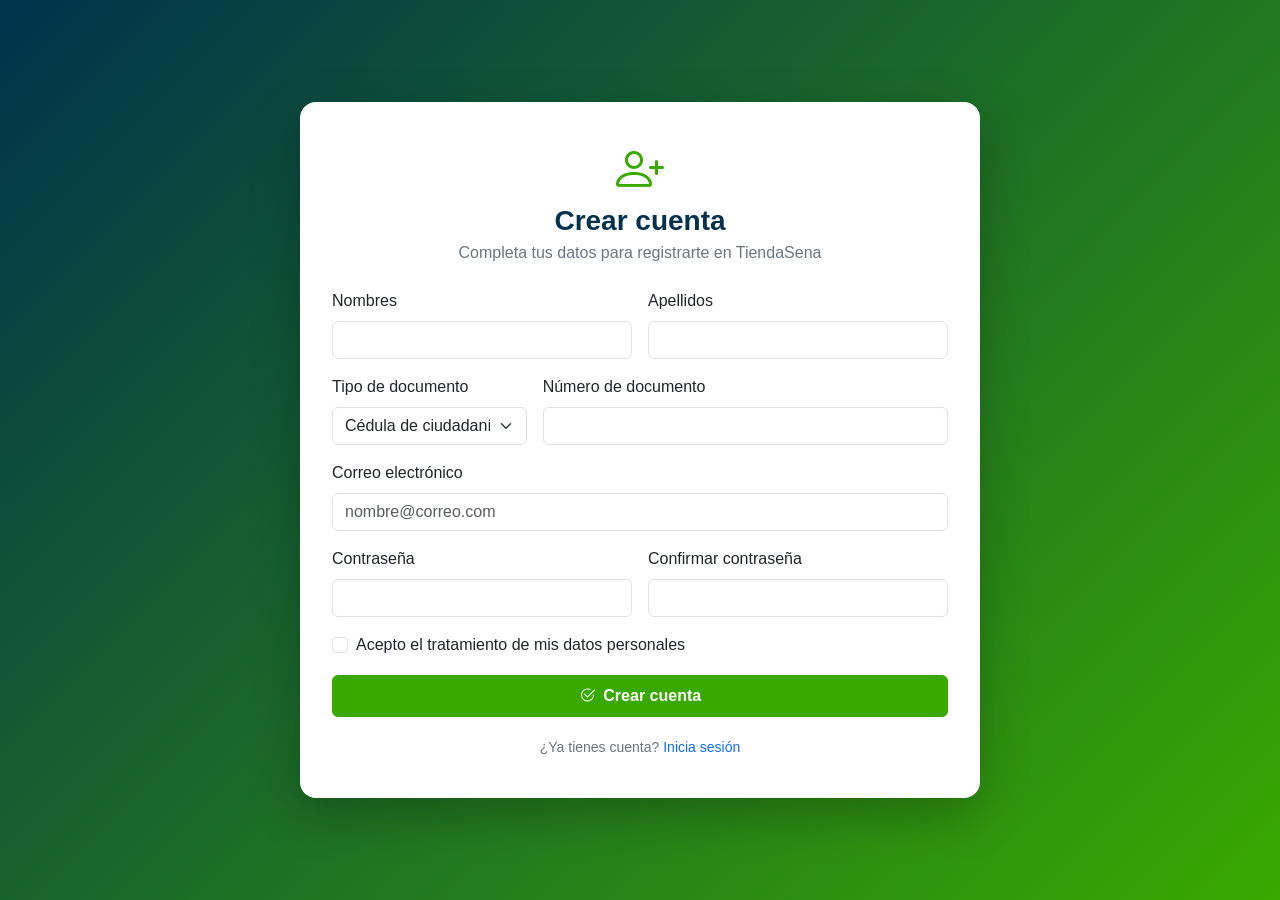
<file: registro.html>
<!DOCTYPE html> <!-- Documento HTML5. -->
<!-- Raíz en español. -->
<html lang="es">
<!-- Cabecera. -->
<head>
    <!-- Codificación UTF-8. -->
    <meta charset="UTF-8">
    <!-- Diseño adaptable. -->
    <meta name="viewport" content="width=device-width, initial-scale=1.0">
    <!-- Título de la pestaña. -->
    <title>Crear cuenta | TiendaSena</title>
    <!-- CSS de Bootstrap. -->
    <link href="https://cdn.jsdelivr.net/npm/bootstrap@5.3.3/dist/css/bootstrap.min.css" rel="stylesheet">
    <!-- Íconos. -->
    <link href="https://cdn.jsdelivr.net/npm/bootstrap-icons@1.11.3/font/bootstrap-icons.min.css" rel="stylesheet">
    <!-- Nuestros estilos, después de Bootstrap. -->
    <link href="css/estilos.css" rel="stylesheet">
<!-- Cierra la cabecera. -->
</head>
<!-- Mismo fondo y centrado que el login: reutilizamos la clase. -->
<body class="login-fondo">

    <!-- La tarjeta con nuestra clase extra ancha (680px) porque tiene más campos. -->
    <main class="login-card ancha">
        <!-- Encabezado centrado. -->
        <header class="login-encabezado">
            <!-- Ícono de “agregar persona”. -->
            <i class="bi bi-person-plus display-5 text-sena"></i>
            <!-- Título. -->
            <h1 class="h3 fw-bold">Crear cuenta</h1>
            <!-- Instrucción. -->
            <p class="text-secondary mb-0">Completa tus datos para registrarte en TiendaSena</p>
        <!-- Cierra el encabezado. -->
        </header>

        <!-- Al registrarse vuelve al login. El formulario es una fila de la rejilla (row); g-3 agrega espacio entre columnas y filas. -->
        <form action="index.html" method="get" class="row g-3">
            <!-- Columna: todo el ancho en celular, la mitad desde tablet (6 de 12). -->
            <div class="col-md-6">
                <!-- form-label da el estilo de Bootstrap a la etiqueta. Usamos el prefijo reg para que los id sean únicos. -->
                <label for="regNombres" class="form-label">Nombres</label>
                <!-- Campo obligatorio. -->
                <input type="text" class="form-control" id="regNombres" required>
            <!-- Cierra la columna. -->
            </div>
            <!-- La otra mitad: nombres y apellidos quedan lado a lado. -->
            <div class="col-md-6">
                <!-- Etiqueta. -->
                <label for="regApellidos" class="form-label">Apellidos</label>
                <!-- Campo obligatorio. -->
                <input type="text" class="form-control" id="regApellidos" required>
            <!-- Cierra la columna. -->
            </div>
            <!-- Un tercio (4 de 12). -->
            <div class="col-md-4">
                <!-- Etiqueta. -->
                <label for="regTipoDoc" class="form-label">Tipo de documento</label>
                <!-- Lista desplegable con estilo Bootstrap (form-select). -->
                <select class="form-select" id="regTipoDoc">
                    <!-- Cada <option> es una opción; value es lo que se enviaría. -->
                    <option value="CC">Cédula de ciudadanía</option>
                    <!-- Opción. -->
                    <option value="TI">Tarjeta de identidad</option>
                    <!-- Opción. -->
                    <option value="CE">Cédula de extranjería</option>
                <!-- Cierra la lista. -->
                </select>
            <!-- Cierra la columna. -->
            </div>
            <!-- Dos tercios (4 + 8 = 12: la fila se completa). -->
            <div class="col-md-8">
                <!-- Etiqueta. -->
                <label for="regDocumento" class="form-label">Número de documento</label>
                <!-- inputmode="numeric" muestra el teclado numérico en el celular. -->
                <input type="text" class="form-control" id="regDocumento" inputmode="numeric" required>
            <!-- Cierra la columna. -->
            </div>
            <!-- Todo el ancho en cualquier pantalla. -->
            <div class="col-12">
                <!-- Etiqueta. -->
                <label for="regCorreo" class="form-label">Correo electrónico</label>
                <!-- Correo con validación del navegador. -->
                <input type="email" class="form-control" id="regCorreo" placeholder="nombre@correo.com" required>
            <!-- Cierra la columna. -->
            </div>
            <!-- Mitad. -->
            <div class="col-md-6">
                <!-- Etiqueta. -->
                <label for="regClave" class="form-label">Contraseña</label>
                <!-- Mínimo 6 caracteres. -->
                <input type="password" class="form-control" id="regClave" minlength="6" required>
            <!-- Cierra la columna. -->
            </div>
            <!-- Mitad. -->
            <div class="col-md-6">
                <!-- Etiqueta. -->
                <label for="regConfirmar" class="form-label">Confirmar contraseña</label>
                <!-- Que coincidan se validará con JavaScript en el sistema real. -->
                <input type="password" class="form-control" id="regConfirmar" minlength="6" required>
            <!-- Cierra la columna. -->
            </div>
            <!-- Todo el ancho. -->
            <div class="col-12">
                <!-- Casilla de Bootstrap. -->
                <div class="form-check">
                    <!-- Casilla obligatoria: sin marcarla no se puede enviar. -->
                    <input class="form-check-input" type="checkbox" id="regTerminos" required>
                    <!-- Texto de la casilla. -->
                    <label class="form-check-label" for="regTerminos">Acepto el tratamiento de mis datos personales</label>
                <!-- Cierra la casilla. -->
                </div>
            <!-- Cierra la columna. -->
            </div>
            <!-- Todo el ancho. -->
            <div class="col-12">
                <!-- El mismo botón del login: así el diseño es consistente. -->
                <button type="submit" class="btn btn-sena w-100 py-2 fw-semibold">
                    <!-- Ícono y texto. -->
                    <i class="bi bi-check2-circle me-1"></i> Crear cuenta
                <!-- Cierra el botón. -->
                </button>
            <!-- Cierra la columna. -->
            </div>
        <!-- Cierra el formulario (y la fila). -->
        </form>

        <!-- Enlace de regreso al login: la navegación funciona en ambos sentidos. -->
        <p class="login-pie">¿Ya tienes cuenta? <a href="index.html" class="text-decoration-none">Inicia sesión</a></p>
    <!-- Cierra la tarjeta. -->
    </main>

<!-- Cierra el cuerpo. -->
</body>
<!-- Cierra el documento. -->
</html>
</file>
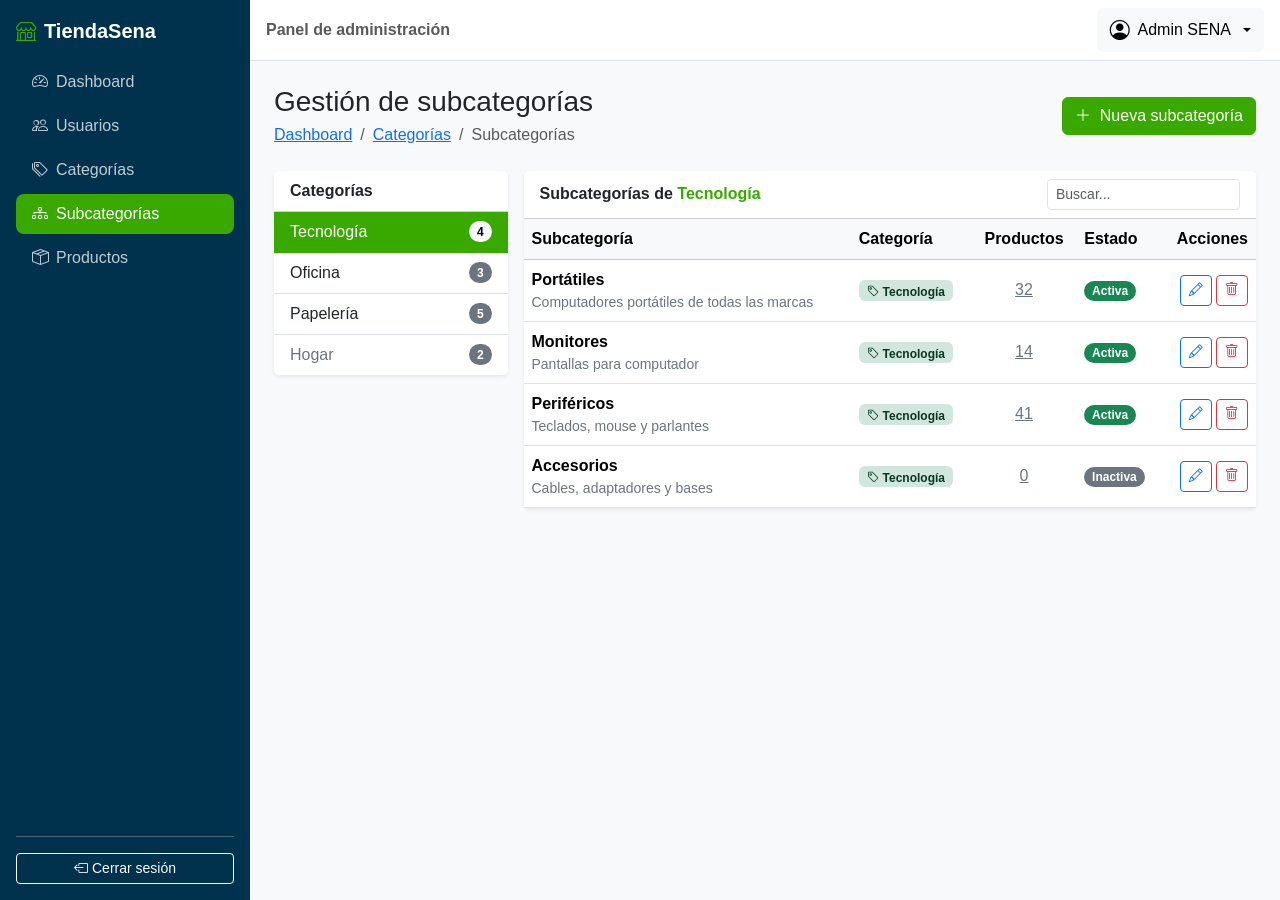
<file: subcategorias.html>
<!DOCTYPE html> <!-- Documento HTML5. -->
<!-- Raíz en español. -->
<html lang="es">
<!-- Abre la cabecera. -->
<head>
    <!-- Codificación UTF-8. -->
    <meta charset="UTF-8">
    <!-- Diseño adaptable. -->
    <meta name="viewport" content="width=device-width, initial-scale=1.0">
    <!-- Título de la pestaña. Cambia en cada módulo. -->
    <title>Subcategorías | TiendaSena</title>
    <!-- CSS de Bootstrap. -->
    <link href="https://cdn.jsdelivr.net/npm/bootstrap@5.3.3/dist/css/bootstrap.min.css" rel="stylesheet">
    <!-- Íconos. -->
    <link href="https://cdn.jsdelivr.net/npm/bootstrap-icons@1.11.3/font/bootstrap-icons.min.css" rel="stylesheet">
    <!-- Nuestros estilos (después de Bootstrap). -->
    <link href="css/estilos.css" rel="stylesheet">
<!-- Cierra la cabecera. -->
</head>
<!-- Fondo gris muy claro para que las tarjetas blancas resalten. -->
<body class="bg-body-tertiary">

    <!-- ===================== MENÚ LATERAL ===================== -->
    <!-- offcanvas-lg: en pantallas menores a lg es un panel oculto que se desliza; desde lg se muestra normal. offcanvas-start lo hace salir por la izquierda. sidebar es nuestra clase. El id lo usa el botón que lo abre. -->
    <aside class="offcanvas-lg offcanvas-start sidebar" tabindex="-1" id="menuLateral" aria-labelledby="tituloMenu">
        <!-- Encabezado del panel; Bootstrap solo lo muestra en celular. -->
        <div class="offcanvas-header border-bottom border-secondary">
            <!-- Nombre del sistema en el panel móvil. -->
            <h5 class="offcanvas-title" id="tituloMenu"><i class="bi bi-shop me-2"></i>TiendaSena</h5>
            <!-- Botón “X” blanco que cierra el panel. data-bs-target indica cuál panel cerrar. -->
            <button type="button" class="btn-close btn-close-white" data-bs-dismiss="offcanvas" data-bs-target="#menuLateral" aria-label="Cerrar menú"></button>
        <!-- Cierra el encabezado móvil. -->
        </div>
        <!-- Cuerpo del menú: Flexbox en columna para apilar logo, enlaces y botón de salida. -->
        <div class="offcanvas-body d-flex flex-column p-3">
            <!-- Logo que solo se ve en computador (d-none d-lg-flex): en celular ya está en el encabezado del panel. Al hacer clic vuelve al dashboard. -->
            <a href="dashboard.html" class="d-none d-lg-flex align-items-center mb-3 text-white text-decoration-none fs-5 fw-bold">
                <!-- Ícono verde y nombre. -->
                <i class="bi bi-shop me-2 text-sena"></i> TiendaSena
            <!-- Cierra el logo. -->
            </a>
            <!-- Lista de navegación en columna (flex-column). nav-pills da forma de “píldora” al enlace activo. mb-auto empuja lo que sigue hasta el fondo. -->
            <ul class="nav nav-pills flex-column mb-auto">
                <!-- Enlace al dashboard. active lo resalta en verde y aria-current="page" avisa a los lectores de pantalla que es la página actual. **En cada módulo, el active pasa a su propio enlace.** -->
                <li class="nav-item"><a href="dashboard.html" class="nav-link"><i class="bi bi-speedometer2 me-2"></i>Dashboard</a></li>
                <!-- Enlace al módulo de usuarios (clase 5). -->
                <li class="nav-item"><a href="usuarios.html" class="nav-link"><i class="bi bi-people me-2"></i>Usuarios</a></li>
                <!-- Enlace a categorías (clase 6). -->
                <li class="nav-item"><a href="categorias.html" class="nav-link"><i class="bi bi-tags me-2"></i>Categorías</a></li>
                <!-- Enlace a subcategorías (clase 7). -->
                <li class="nav-item"><a href="subcategorias.html" class="nav-link active" aria-current="page"><i class="bi bi-diagram-3 me-2"></i>Subcategorías</a></li>
                <!-- Enlace a productos (clase 8). -->
                <li class="nav-item"><a href="productos.html" class="nav-link"><i class="bi bi-box-seam me-2"></i>Productos</a></li>
            <!-- Cierra la lista de navegación. -->
            </ul>
            <!-- Línea divisoria. -->
            <hr>
            <!-- Botón que vuelve al login (index.html): así “se cierra la sesión” en el prototipo. -->
            <a href="index.html" class="btn btn-outline-light btn-sm"><i class="bi bi-box-arrow-left me-1"></i>Cerrar sesión</a>
        <!-- Cierra el cuerpo del menú. -->
        </div>
    <!-- Cierra el menú lateral. -->
    </aside>

    <!-- ===================== ZONA DERECHA ===================== -->
    <!-- Nuestra clase contenido aplica el margin-left en computador. -->
    <div class="contenido">

        <!-- Barra superior -->
        <!-- Barra blanca con borde inferior. sticky-top la deja pegada arriba al hacer scroll. -->
        <nav class="navbar bg-white border-bottom px-3 sticky-top">
            <!-- Botón para abrir el menú en celular. d-lg-none lo oculta en computador (allá el menú siempre se ve). data-bs-toggle="offcanvas" + data-bs-target="#menuLateral" abren el panel. -->
            <button class="btn btn-outline-secondary d-lg-none" type="button" data-bs-toggle="offcanvas" data-bs-target="#menuLateral" aria-controls="menuLateral" aria-label="Abrir menú">
                <!-- Ícono de “hamburguesa”. -->
                <i class="bi bi-list"></i>
            <!-- Cierra el botón. -->
            </button>
            <!-- Texto de la barra; se oculta en celulares muy pequeños (d-none d-sm-inline). -->
            <span class="navbar-text fw-semibold d-none d-sm-inline">Panel de administración</span>
            <!-- Menú desplegable del usuario; ms-auto lo empuja a la derecha. -->
            <div class="dropdown ms-auto">
                <!-- Botón que abre el desplegable. dropdown-toggle dibuja la flechita; data-bs-toggle="dropdown" lo hace funcionar. -->
                <button class="btn btn-light dropdown-toggle d-flex align-items-center gap-2" type="button" data-bs-toggle="dropdown" aria-expanded="false">
                    <!-- Ícono de usuario. -->
                    <i class="bi bi-person-circle fs-5"></i>
                    <!-- Nombre del usuario, visible desde tablet. -->
                    <span class="d-none d-md-inline">Admin SENA</span>
                <!-- Cierra el botón. -->
                </button>
                <!-- Lista de opciones. dropdown-menu-end la alinea a la derecha para que no se salga de la pantalla. -->
                <ul class="dropdown-menu dropdown-menu-end shadow">
                    <!-- Encabezado no clicable dentro del menú. -->
                    <li><h6 class="dropdown-header">admin@sena.edu.co</h6></li>
                    <!-- Opción del menú (pantalla aún no construida). -->
                    <li><a class="dropdown-item" href="#"><i class="bi bi-person me-2"></i>Mi perfil</a></li>
                    <!-- Línea separadora. -->
                    <li><hr class="dropdown-divider"></li>
                    <!-- Otra forma de salir, en rojo (text-danger). -->
                    <li><a class="dropdown-item text-danger" href="index.html"><i class="bi bi-box-arrow-left me-2"></i>Cerrar sesión</a></li>
                <!-- Cierra la lista. -->
                </ul>
            <!-- Cierra el desplegable. -->
            </div>
        <!-- Cierra la barra superior. -->
        </nav>

        <!-- Contenido de la página -->
        <!-- Relleno 3 en celular y 4 desde tablet. -->
        <main class="p-3 p-md-4">
<!-- INICIO CONTENIDO -->
            <!-- Encabezado del módulo -->
            <!-- Flexbox con salto de línea. -->
            <div class="d-flex flex-wrap justify-content-between align-items-center gap-2 mb-4">
                <!-- Bloque del título. -->
                <div>
                    <!-- Título. -->
                    <h1 class="h3 mb-1">Gestión de subcategorías</h1>
                    <!-- Migas de pan. -->
                    <nav aria-label="breadcrumb">
                        <!-- Lista. -->
                        <ol class="breadcrumb mb-0 small">
                            <!-- Nivel 1. -->
                            <li class="breadcrumb-item"><a href="dashboard.html">Dashboard</a></li>
                            <!-- Nivel 2: las subcategorías “cuelgan” de las categorías, y así lo muestran las migas. -->
                            <li class="breadcrumb-item"><a href="categorias.html">Categorías</a></li>
                            <!-- Nivel actual. -->
                            <li class="breadcrumb-item active" aria-current="page">Subcategorías</li>
                        <!-- Cierra la lista. -->
                        </ol>
                    <!-- Cierra las migas. -->
                    </nav>
                <!-- Cierra el bloque. -->
                </div>
                <!-- Abre el formulario. -->
                <button type="button" class="btn btn-sena" data-bs-toggle="modal" data-bs-target="#modalSubcategoria">
                    <!-- Texto del botón. -->
                    <i class="bi bi-plus-lg me-1"></i> Nueva subcategoría
                <!-- Cierra el botón. -->
                </button>
            <!-- Cierra el encabezado. -->
            </div>

            <!-- Fila con dos columnas: maestro y detalle. -->
            <div class="row g-3">
                <!-- Maestro: lista de categorías -->
                <!-- 3 de 12 columnas en computador; en celular ocupa todo el ancho y queda arriba. -->
                <div class="col-lg-3">
                    <!-- Tarjeta. -->
                    <div class="card border-0 shadow-sm">
                        <!-- Encabezado de la tarjeta. -->
                        <div class="card-header bg-white fw-semibold">Categorías</div>
                        <!-- Lista de categorías sin bordes exteriores. -->
                        <div class="list-group list-group-flush">
                            <!-- Categoría seleccionada (active). Flexbox: nombre a la izquierda y contador a la derecha. -->
                            <a href="#" class="list-group-item list-group-item-action active d-flex justify-content-between align-items-center" aria-current="true">
                                <!-- Nombre y cantidad de subcategorías en un badge claro (contrasta con el fondo activo). -->
                                Tecnología <span class="badge text-bg-light rounded-pill">4</span>
                            <!-- Cierra el ítem. -->
                            </a>
                            <!-- Categoría no seleccionada. -->
                            <a href="#" class="list-group-item list-group-item-action d-flex justify-content-between align-items-center">
                                <!-- Nombre y contador gris. -->
                                Oficina <span class="badge text-bg-secondary rounded-pill">3</span>
                            <!-- Cierra el ítem. -->
                            </a>
                            <!-- Otra categoría. -->
                            <a href="#" class="list-group-item list-group-item-action d-flex justify-content-between align-items-center">
                                <!-- Nombre y contador. -->
                                Papelería <span class="badge text-bg-secondary rounded-pill">5</span>
                            <!-- Cierra el ítem. -->
                            </a>
                            <!-- Categoría inactiva en gris. -->
                            <a href="#" class="list-group-item list-group-item-action d-flex justify-content-between align-items-center text-secondary">
                                <!-- Nombre y contador. -->
                                Hogar <span class="badge text-bg-secondary rounded-pill">2</span>
                            <!-- Cierra el ítem. -->
                            </a>
                        <!-- Cierra la lista. -->
                        </div>
                    <!-- Cierra la tarjeta. -->
                    </div>
                <!-- Cierra la columna maestro. -->
                </div>

                <!-- Detalle: subcategorías de la categoría elegida -->
                <!-- 9 de 12 columnas (3 + 9 = 12). -->
                <div class="col-lg-9">
                    <!-- Tarjeta. -->
                    <div class="card border-0 shadow-sm">
                        <!-- Encabezado con título y buscador. -->
                        <div class="card-header bg-white d-flex flex-wrap justify-content-between align-items-center gap-2">
                            <!-- Indica de qué categoría son las filas mostradas. -->
                            <span class="fw-semibold">Subcategorías de <span class="text-sena">Tecnología</span></span>
                            <!-- Buscador pequeño (form-control-sm) con ancho automático (w-auto) en lugar del 100%. -->
                            <input type="search" class="form-control form-control-sm w-auto" placeholder="Buscar..." aria-label="Buscar subcategoría">
                        <!-- Cierra el encabezado. -->
                        </div>
                        <!-- Desplazamiento en celular. -->
                        <div class="table-responsive">
                            <!-- Tabla. -->
                            <table class="table table-hover align-middle mb-0">
                                <!-- Encabezado. -->
                                <thead class="table-light">
                                    <!-- Fila de títulos. -->
                                    <tr>
                                        <!-- Nombre y descripción. -->
                                        <th scope="col">Subcategoría</th>
                                        <!-- Categoría padre. -->
                                        <th scope="col">Categoría</th>
                                        <!-- Cantidad de productos, centrada. -->
                                        <th scope="col" class="text-center">Productos</th>
                                        <!-- Estado. -->
                                        <th scope="col">Estado</th>
                                        <!-- Acciones. -->
                                        <th scope="col" class="text-end">Acciones</th>
                                    <!-- Cierra la fila. -->
                                    </tr>
                                <!-- Cierra el encabezado. -->
                                </thead>
                                <!-- Cuerpo. -->
                                <tbody>
                                    <!-- Subcategoría 1. -->
                                    <tr>
                                        <!-- Celda compuesta. -->
                                        <td>
                                            <!-- Nombre. -->
                                            <div class="fw-semibold">Portátiles</div>
                                            <!-- Descripción. -->
                                            <div class="small text-secondary">Computadores portátiles de todas las marcas</div>
                                        <!-- Cierra la celda. -->
                                        </td>
                                        <!-- Categoría padre en un badge suave con ícono de etiqueta. -->
                                        <td><span class="badge bg-success-subtle text-success-emphasis"><i class="bi bi-tag me-1"></i>Tecnología</span></td>
                                        <!-- El número enlaza al módulo de productos. -->
                                        <td class="text-center"><a href="productos.html" class="link-secondary">32</a></td>
                                        <!-- Estado. -->
                                        <td><span class="badge rounded-pill text-bg-success">Activa</span></td>
                                        <!-- Acciones. -->
                                        <td class="text-end text-nowrap">
                                            <!-- Editar. -->
                                            <button type="button" class="btn btn-sm btn-outline-primary" data-bs-toggle="modal" data-bs-target="#modalSubcategoria" title="Editar"><i class="bi bi-pencil"></i></button>
                                            <!-- Eliminar. -->
                                            <button type="button" class="btn btn-sm btn-outline-danger" data-bs-toggle="modal" data-bs-target="#modalEliminar" title="Eliminar"><i class="bi bi-trash"></i></button>
                                        <!-- Cierra las acciones. -->
                                        </td>
                                    <!-- Cierra la fila. -->
                                    </tr>
                                    <!-- Subcategoría 2. -->
                                    <tr>
                                        <!-- Celda compuesta. -->
                                        <td>
                                            <!-- Nombre. -->
                                            <div class="fw-semibold">Monitores</div>
                                            <!-- Descripción. -->
                                            <div class="small text-secondary">Pantallas para computador</div>
                                        <!-- Cierra la celda. -->
                                        </td>
                                        <!-- Categoría padre. -->
                                        <td><span class="badge bg-success-subtle text-success-emphasis"><i class="bi bi-tag me-1"></i>Tecnología</span></td>
                                        <!-- Productos. -->
                                        <td class="text-center"><a href="productos.html" class="link-secondary">14</a></td>
                                        <!-- Estado. -->
                                        <td><span class="badge rounded-pill text-bg-success">Activa</span></td>
                                        <!-- Acciones. -->
                                        <td class="text-end text-nowrap">
                                            <!-- Editar. -->
                                            <button type="button" class="btn btn-sm btn-outline-primary" data-bs-toggle="modal" data-bs-target="#modalSubcategoria" title="Editar"><i class="bi bi-pencil"></i></button>
                                            <!-- Eliminar. -->
                                            <button type="button" class="btn btn-sm btn-outline-danger" data-bs-toggle="modal" data-bs-target="#modalEliminar" title="Eliminar"><i class="bi bi-trash"></i></button>
                                        <!-- Cierra las acciones. -->
                                        </td>
                                    <!-- Cierra la fila. -->
                                    </tr>
                                    <!-- Subcategoría 3. -->
                                    <tr>
                                        <!-- Celda compuesta. -->
                                        <td>
                                            <!-- Nombre. -->
                                            <div class="fw-semibold">Periféricos</div>
                                            <!-- Descripción. -->
                                            <div class="small text-secondary">Teclados, mouse y parlantes</div>
                                        <!-- Cierra la celda. -->
                                        </td>
                                        <!-- Categoría padre. -->
                                        <td><span class="badge bg-success-subtle text-success-emphasis"><i class="bi bi-tag me-1"></i>Tecnología</span></td>
                                        <!-- Productos. -->
                                        <td class="text-center"><a href="productos.html" class="link-secondary">41</a></td>
                                        <!-- Estado. -->
                                        <td><span class="badge rounded-pill text-bg-success">Activa</span></td>
                                        <!-- Acciones. -->
                                        <td class="text-end text-nowrap">
                                            <!-- Editar. -->
                                            <button type="button" class="btn btn-sm btn-outline-primary" data-bs-toggle="modal" data-bs-target="#modalSubcategoria" title="Editar"><i class="bi bi-pencil"></i></button>
                                            <!-- Eliminar. -->
                                            <button type="button" class="btn btn-sm btn-outline-danger" data-bs-toggle="modal" data-bs-target="#modalEliminar" title="Eliminar"><i class="bi bi-trash"></i></button>
                                        <!-- Cierra las acciones. -->
                                        </td>
                                    <!-- Cierra la fila. -->
                                    </tr>
                                    <!-- Subcategoría 4 (inactiva). -->
                                    <tr>
                                        <!-- Celda compuesta. -->
                                        <td>
                                            <!-- Nombre. -->
                                            <div class="fw-semibold">Accesorios</div>
                                            <!-- Descripción. -->
                                            <div class="small text-secondary">Cables, adaptadores y bases</div>
                                        <!-- Cierra la celda. -->
                                        </td>
                                        <!-- Categoría padre. -->
                                        <td><span class="badge bg-success-subtle text-success-emphasis"><i class="bi bi-tag me-1"></i>Tecnología</span></td>
                                        <!-- Productos. -->
                                        <td class="text-center"><a href="productos.html" class="link-secondary">0</a></td>
                                        <!-- Estado inactivo. -->
                                        <td><span class="badge rounded-pill text-bg-secondary">Inactiva</span></td>
                                        <!-- Acciones. -->
                                        <td class="text-end text-nowrap">
                                            <!-- Editar. -->
                                            <button type="button" class="btn btn-sm btn-outline-primary" data-bs-toggle="modal" data-bs-target="#modalSubcategoria" title="Editar"><i class="bi bi-pencil"></i></button>
                                            <!-- Eliminar. -->
                                            <button type="button" class="btn btn-sm btn-outline-danger" data-bs-toggle="modal" data-bs-target="#modalEliminar" title="Eliminar"><i class="bi bi-trash"></i></button>
                                        <!-- Cierra las acciones. -->
                                        </td>
                                    <!-- Cierra la fila. -->
                                    </tr>
                                <!-- Cierra el cuerpo. -->
                                </tbody>
                            <!-- Cierra la tabla. -->
                            </table>
                        <!-- Cierra la envoltura. -->
                        </div>
                    <!-- Cierra la tarjeta. -->
                    </div>
                <!-- Cierra la columna detalle. -->
                </div>
            <!-- Cierra la fila maestro-detalle. -->
            </div>

            <!-- Modal: crear / editar subcategoría -->
            <!-- Modal oculto. -->
            <div class="modal fade" id="modalSubcategoria" tabindex="-1" aria-labelledby="tituloModalSubcategoria" aria-hidden="true">
                <!-- Centrado. -->
                <div class="modal-dialog modal-dialog-centered">
                    <!-- Contenido. -->
                    <div class="modal-content">
                        <!-- Encabezado. -->
                        <div class="modal-header">
                            <!-- Título. -->
                            <h2 class="modal-title fs-5" id="tituloModalSubcategoria"><i class="bi bi-diagram-3 me-2"></i>Datos de la subcategoría</h2>
                            <!-- Cerrar. -->
                            <button type="button" class="btn-close" data-bs-dismiss="modal" aria-label="Cerrar"></button>
                        <!-- Cierra el encabezado. -->
                        </div>
                        <!-- Cuerpo. -->
                        <div class="modal-body">
                            <!-- Formulario. -->
                            <form>
                                <!-- Grupo. -->
                                <div class="mb-3">
                                    <!-- El asterisco rojo es la convención para “campo obligatorio”. -->
                                    <label for="subCategoria" class="form-label">Categoría <span class="text-danger">*</span></label>
                                    <!-- Lista de categorías padre, obligatoria. -->
                                    <select class="form-select" id="subCategoria" required>
                                        <!-- Opción guía (no se puede elegir). -->
                                        <option value="" disabled>Seleccione una categoría…</option>
                                        <!-- Preseleccionada: la categoría que se estaba viendo. El value sería el id de la categoría en la base de datos. -->
                                        <option value="1" selected>Tecnología</option>
                                        <!-- Opción. -->
                                        <option value="2">Oficina</option>
                                        <!-- Opción. -->
                                        <option value="3">Papelería</option>
                                        <!-- Opción. -->
                                        <option value="4">Hogar</option>
                                    <!-- Cierra la lista. -->
                                    </select>
                                <!-- Cierra el grupo. -->
                                </div>
                                <!-- Grupo. -->
                                <div class="mb-3">
                                    <!-- Etiqueta con asterisco. -->
                                    <label for="subNombre" class="form-label">Nombre <span class="text-danger">*</span></label>
                                    <!-- Campo obligatorio. -->
                                    <input type="text" class="form-control" id="subNombre" placeholder="Ej: Portátiles" required>
                                <!-- Cierra el grupo. -->
                                </div>
                                <!-- Grupo. -->
                                <div class="mb-3">
                                    <!-- Etiqueta. -->
                                    <label for="subDescripcion" class="form-label">Descripción</label>
                                    <!-- Área de texto de 2 líneas. -->
                                    <textarea class="form-control" id="subDescripcion" rows="2"></textarea>
                                <!-- Cierra el grupo. -->
                                </div>
                                <!-- Interruptor. -->
                                <div class="form-check form-switch">
                                    <!-- Encendido. -->
                                    <input class="form-check-input" type="checkbox" role="switch" id="subActiva" checked>
                                    <!-- Etiqueta. -->
                                    <label class="form-check-label" for="subActiva">Subcategoría activa</label>
                                <!-- Cierra el interruptor. -->
                                </div>
                            <!-- Cierra el formulario. -->
                            </form>
                        <!-- Cierra el cuerpo. -->
                        </div>
                        <!-- Pie. -->
                        <div class="modal-footer">
                            <!-- Cancelar. -->
                            <button type="button" class="btn btn-secondary" data-bs-dismiss="modal">Cancelar</button>
                            <!-- Guardar. -->
                            <button type="button" class="btn btn-sena" data-bs-dismiss="modal"><i class="bi bi-save me-1"></i>Guardar</button>
                        <!-- Cierra el pie. -->
                        </div>
                    <!-- Cierra el contenido. -->
                    </div>
                <!-- Cierra el diálogo. -->
                </div>
            <!-- Cierra el modal. -->
            </div>

            <!-- Modal: confirmar eliminación -->
            <!-- Modal. -->
            <div class="modal fade" id="modalEliminar" tabindex="-1" aria-labelledby="tituloModalEliminar" aria-hidden="true">
                <!-- Pequeño y centrado. -->
                <div class="modal-dialog modal-dialog-centered modal-sm">
                    <!-- Contenido. -->
                    <div class="modal-content">
                        <!-- Cuerpo. -->
                        <div class="modal-body text-center p-4">
                            <!-- Ícono. -->
                            <i class="bi bi-exclamation-triangle text-danger display-5"></i>
                            <!-- Pregunta. -->
                            <h2 class="h5 mt-3" id="tituloModalEliminar">¿Eliminar esta subcategoría?</h2>
                            <!-- Consecuencia. -->
                            <p class="text-secondary small mb-0">Sus productos quedarán sin subcategoría.</p>
                        <!-- Cierra el cuerpo. -->
                        </div>
                        <!-- Pie. -->
                        <div class="modal-footer justify-content-center border-0 pt-0">
                            <!-- Cancelar. -->
                            <button type="button" class="btn btn-light" data-bs-dismiss="modal">Cancelar</button>
                            <!-- Confirmar. -->
                            <button type="button" class="btn btn-danger" data-bs-dismiss="modal">Sí, eliminar</button>
                        <!-- Cierra el pie. -->
                        </div>
                    <!-- Cierra el contenido. -->
                    </div>
                <!-- Cierra el diálogo. -->
                </div>
            <!-- Cierra el modal. -->
            </div>
<!-- FIN CONTENIDO -->
        <!-- Cierra el contenido. -->
        </main>
    <!-- Cierra la zona derecha. -->
    </div>

    <!-- JavaScript de Bootstrap: necesario para el menú deslizable, el desplegable del usuario y los modales. -->
    <script src="https://cdn.jsdelivr.net/npm/bootstrap@5.3.3/dist/js/bootstrap.bundle.min.js"></script>
<!-- Cierra el cuerpo. -->
</body>
<!-- Cierra el documento. -->
</html>
</file>
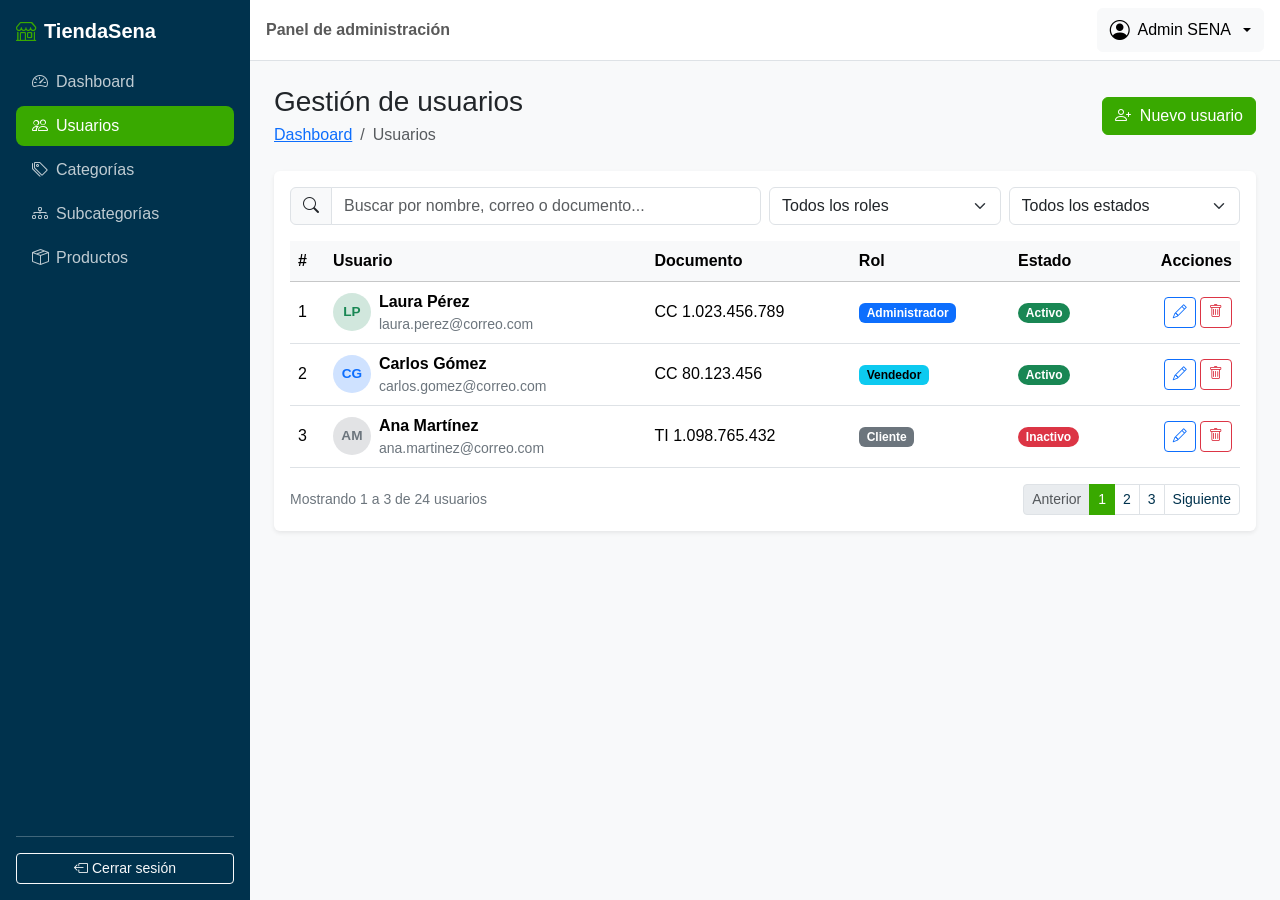
<file: usuarios.html>
<!DOCTYPE html> <!-- Documento HTML5. -->
<!-- Raíz en español. -->
<html lang="es">
<!-- Abre la cabecera. -->
<head>
    <!-- Codificación UTF-8. -->
    <meta charset="UTF-8">
    <!-- Diseño adaptable. -->
    <meta name="viewport" content="width=device-width, initial-scale=1.0">
    <!-- Titulo de la pestaña. Cambia en cada módulo. -->
    <title>Usuarios | TiendaSena</title>
    <!-- CSS de Bootstrap. -->
    <link href="https://cdn.jsdelivr.net/npm/bootstrap@5.3.3/dist/css/bootstrap.min.css" rel="stylesheet">
    <!-- Íconos. -->
    <link href="https://cdn.jsdelivr.net/npm/bootstrap-icons@1.11.3/font/bootstrap-icons.min.css" rel="stylesheet">
    <!-- Nuestros estilos (después de Bootstrap). -->
    <link href="css/estilos.css" rel="stylesheet">
<!-- Cierra la cabecera. -->
</head>
<!-- Fondo gris muy claro para que las tarjetas blancas resalten. -->
<body class="bg-body-tertiary">

    <!-- ===================== MENÚ LATERAL ===================== -->
    <!-- offcanvas-lg: en pantallas menores a lg es un panel oculto que se desliza; desde lg se muestra normal. offcanvas-start lo hace salir por la izquierda. sidebar es nuestra clase. El id lo usa el botón que lo abre. -->
    <aside class="offcanvas-lg offcanvas-start sidebar" tabindex="-1" id="menuLateral" aria-labelledby="tituloMenu">
        <!-- Encabezado del panel; Bootstrap solo lo muestra en celular. -->
        <div class="offcanvas-header border-bottom border-secondary">
            <!-- Nombre del sistema en el panel móvil. -->
            <h5 class="offcanvas-title" id="tituloMenu"><i class="bi bi-shop me-2"></i>TiendaSena</h5>
            <!-- Botón “X” blanco que cierra el panel. data-bs-target indica cuál panel cerrar. -->
            <button type="button" class="btn-close btn-close-white" data-bs-dismiss="offcanvas" data-bs-target="#menuLateral" aria-label="Cerrar menú"></button>
        <!-- Cierra el encabezado móvil. -->
        </div>
        <!-- Cuerpo del menú: Flexbox en columna para apilar logo, enlaces y botón de salida. -->
        <div class="offcanvas-body d-flex flex-column p-3">
            <!-- Logo que solo se ve en computador (d-none d-lg-flex): en celular ya está en el encabezado del panel. Al hacer clic vuelve al dashboard. -->
            <a href="dashboard.html" class="d-none d-lg-flex align-items-center mb-3 text-white text-decoration-none fs-5 fw-bold">
                <!-- Ícono verde y nombre. -->
                <i class="bi bi-shop me-2 text-sena"></i> TiendaSena
            <!-- Cierra el logo. -->
            </a>
            <!-- Lista de navegación en columna (flex-column). nav-pills da forma de “píldora” al enlace activo. mb-auto empuja lo que sigue hasta el fondo. -->
            <ul class="nav nav-pills flex-column mb-auto">
                <!-- Enlace al dashboard. active lo resalta en verde y aria-current="page" avisa a los lectores de pantalla que es la página actual. **En cada módulo, el active pasa a su propio enlace.** -->
                <li class="nav-item"><a href="dashboard.html" class="nav-link"><i class="bi bi-speedometer2 me-2"></i>Dashboard</a></li>
                <!-- Enlace al módulo de usuarios (clase 5). -->
                <li class="nav-item"><a href="usuarios.html" class="nav-link active" aria-current="page"><i class="bi bi-people me-2"></i>Usuarios</a></li>
                <!-- Enlace a categorías (clase 6). -->
                <li class="nav-item"><a href="categorias.html" class="nav-link"><i class="bi bi-tags me-2"></i>Categorías</a></li>
                <!-- Enlace a subcategorías (clase 7). -->
                <li class="nav-item"><a href="subcategorias.html" class="nav-link"><i class="bi bi-diagram-3 me-2"></i>Subcategorías</a></li>
                <!-- Enlace a productos (clase 8). -->
                <li class="nav-item"><a href="productos.html" class="nav-link"><i class="bi bi-box-seam me-2"></i>Productos</a></li>
            <!-- Cierra la lista de navegación. -->
            </ul>
            <!-- Línea divisoria. -->
            <hr>
            <!-- Botón que vuelve al login (index.html): así “se cierra la sesión” en el prototipo. -->
            <a href="index.html" class="btn btn-outline-light btn-sm"><i class="bi bi-box-arrow-left me-1"></i>Cerrar sesión</a>
        <!-- Cierra el cuerpo del menú. -->
        </div>
    <!-- Cierra el menú lateral. -->
    </aside>

    <!-- ===================== ZONA DERECHA ===================== -->
    <!-- Nuestra clase contenido aplica el margin-left en computador. -->
    <div class="contenido">

        <!-- Barra superior -->
        <!-- Barra blanca con borde inferior. sticky-top la deja pegada arriba al hacer scroll. -->
        <nav class="navbar bg-white border-bottom px-3 sticky-top">
            <!-- Botón para abrir el menú en celular. d-lg-none lo oculta en computador (allá el menú siempre se ve). data-bs-toggle="offcanvas" + data-bs-target="#menuLateral" abren el panel. -->
            <button class="btn btn-outline-secondary d-lg-none" type="button" data-bs-toggle="offcanvas" data-bs-target="#menuLateral" aria-controls="menuLateral" aria-label="Abrir menú">
                <!-- Ícono de “hamburguesa”. -->
                <i class="bi bi-list"></i>
            <!-- Cierra el botón. -->
            </button>
            <!-- Texto de la barra; se oculta en celulares muy pequeños (d-none d-sm-inline). -->
            <span class="navbar-text fw-semibold d-none d-sm-inline">Panel de administración</span>
            <!-- Menú desplegable del usuario; ms-auto lo empuja a la derecha. -->
            <div class="dropdown ms-auto">
                <!-- Botón que abre el desplegable. dropdown-toggle dibuja la flechita; data-bs-toggle="dropdown" lo hace funcionar. -->
                <button class="btn btn-light dropdown-toggle d-flex align-items-center gap-2" type="button" data-bs-toggle="dropdown" aria-expanded="false">
                    <!-- Ícono de usuario. -->
                    <i class="bi bi-person-circle fs-5"></i>
                    <!-- Nombre del usuario, visible desde tablet. -->
                    <span class="d-none d-md-inline">Admin SENA</span>
                <!-- Cierra el botón. -->
                </button>
                <!-- Lista de opciones. dropdown-menu-end la alinea a la derecha para que no se salga de la pantalla. -->
                <ul class="dropdown-menu dropdown-menu-end shadow">
                    <!-- Encabezado no clicable dentro del menú. -->
                    <li><h6 class="dropdown-header">admin@sena.edu.co</h6></li>
                    <!-- Opción del menú (pantalla aún no construida). -->
                    <li><a class="dropdown-item" href="#"><i class="bi bi-person me-2"></i>Mi perfil</a></li>
                    <!-- Línea separadora. -->
                    <li><hr class="dropdown-divider"></li>
                    <!-- Otra forma de salir, en rojo (text-danger). -->
                    <li><a class="dropdown-item text-danger" href="index.html"><i class="bi bi-box-arrow-left me-2"></i>Cerrar sesión</a></li>
                <!-- Cierra la lista. -->
                </ul>
            <!-- Cierra el desplegable. -->
            </div>
        <!-- Cierra la barra superior. -->
        </nav>

        <!-- Contenido de la página -->
        <!-- Relleno 3 en celular y 4 desde tablet. -->
        <main class="p-3 p-md-4">
<!-- INICIO CONTENIDO -->
            <!-- Encabezado del módulo -->
            <!-- Flexbox: título a la izquierda y botón a la derecha. flex-wrap permite que en celular el botón baje a otra línea. -->
            <div class="d-flex flex-wrap justify-content-between align-items-center gap-2 mb-4">
                <!-- Bloque del título. -->
                <div>
                    <!-- Título de la página. -->
                    <h1 class="h3 mb-1">Gestión de usuarios</h1>
                    <!-- Breadcrumb (migas de pan): muestra dónde está el usuario dentro del sistema. -->
                    <nav aria-label="breadcrumb">
                        <!-- Lista ordenada con estilo de migas. -->
                        <ol class="breadcrumb mb-0 small">
                            <!-- Primer nivel, con enlace para volver. -->
                            <li class="breadcrumb-item"><a href="dashboard.html">Dashboard</a></li>
                            <!-- Nivel actual, sin enlace. Bootstrap agrega el separador / automáticamente. -->
                            <li class="breadcrumb-item active" aria-current="page">Usuarios</li>
                        <!-- Cierra la lista. -->
                        </ol>
                    <!-- Cierra el breadcrumb. -->
                    </nav>
                <!-- Cierra el bloque del título. -->
                </div>
                <!-- Botón principal (Crear). data-bs-toggle="modal" y data-bs-target="#modalUsuario" abren el modal del formulario. -->
                <button type="button" class="btn btn-sena" data-bs-toggle="modal" data-bs-target="#modalUsuario">
                    <!-- Ícono y texto del botón. -->
                    <i class="bi bi-person-plus me-1"></i> Nuevo usuario
                <!-- Cierra el botón. -->
                </button>
            <!-- Cierra el encabezado. -->
            </div>

            <!-- Una tarjeta envuelve filtros, tabla y paginación. -->
            <div class="card border-0 shadow-sm">
                <!-- Cuerpo de la tarjeta. -->
                <div class="card-body">

                    <!-- Filtros -->
                    <!-- El formulario es una fila de la rejilla (row) con espacio pequeño (g-2). role="search" indica que es un buscador. -->
                    <form class="row g-2 mb-3" role="search">
                        <!-- La búsqueda ocupa la mitad desde tablet; todo el ancho en celular. -->
                        <div class="col-md-6">
                            <!-- input-group pega un ícono o botón al campo de texto. -->
                            <div class="input-group">
                                <!-- Cajita gris con la lupa, pegada a la izquierda del campo. -->
                                <span class="input-group-text"><i class="bi bi-search"></i></span>
                                <!-- Campo de búsqueda. aria-label reemplaza al label visible para lectores de pantalla. -->
                                <input type="search" class="form-control" placeholder="Buscar por nombre, correo o documento..." aria-label="Buscar usuario">
                            <!-- Cierra el grupo. -->
                            </div>
                        <!-- Cierra la columna. -->
                        </div>
                        <!-- Medio ancho en celular, un cuarto desde tablet. -->
                        <div class="col-6 col-md-3">
                            <!-- form-select da estilo de Bootstrap a la lista desplegable. -->
                            <select class="form-select" aria-label="Filtrar por rol">
                                <!-- selected marca la opción elegida por defecto. -->
                                <option selected>Todos los roles</option>
                                <!-- Opción de rol. -->
                                <option>Administrador</option>
                                <!-- Opción de rol. -->
                                <option>Vendedor</option>
                                <!-- Opción de rol. -->
                                <option>Cliente</option>
                            <!-- Cierra la lista. -->
                            </select>
                        <!-- Cierra la columna. -->
                        </div>
                        <!-- Columna del segundo filtro. -->
                        <div class="col-6 col-md-3">
                            <!-- Filtro por estado. -->
                            <select class="form-select" aria-label="Filtrar por estado">
                                <!-- Opción por defecto. -->
                                <option selected>Todos los estados</option>
                                <!-- Opción. -->
                                <option>Activo</option>
                                <!-- Opción. -->
                                <option>Inactivo</option>
                            <!-- Cierra la lista. -->
                            </select>
                        <!-- Cierra la columna. -->
                        </div>
                    <!-- Cierra los filtros. -->
                    </form>

                    <!-- Tabla de usuarios -->
                    <!-- Desplazamiento horizontal en celular. -->
                    <div class="table-responsive">
                        <!-- Tabla con resaltado y centrado vertical. -->
                        <table class="table table-hover align-middle">
                            <!-- Encabezado gris claro. -->
                            <thead class="table-light">
                                <!-- Fila de títulos. -->
                                <tr>
                                    <!-- scope="col" indica que el título pertenece a la columna (accesibilidad). -->
                                    <th scope="col">#</th>
                                    <!-- Nombre y correo. -->
                                    <th scope="col">Usuario</th>
                                    <!-- Tipo y número de documento. -->
                                    <th scope="col">Documento</th>
                                    <!-- Rol en el sistema. -->
                                    <th scope="col">Rol</th>
                                    <!-- Activo o inactivo. -->
                                    <th scope="col">Estado</th>
                                    <!-- Botones de editar y eliminar, alineados a la derecha. -->
                                    <th scope="col" class="text-end">Acciones</th>
                                <!-- Cierra la fila. -->
                                </tr>
                            <!-- Cierra el encabezado. -->
                            </thead>
                            <!-- Cuerpo con los datos de ejemplo. -->
                            <tbody>
                                <!-- Usuario 1. -->
                                <tr>
                                    <!-- Número de fila. -->
                                    <td>1</td>
                                    <!-- Celda compuesta: avatar + nombre + correo. -->
                                    <td>
                                        <!-- Flexbox para poner el avatar al lado del texto. -->
                                        <div class="d-flex align-items-center gap-2">
                                            <!-- Nuestro círculo avatar con las iniciales. -->
                                            <span class="avatar bg-success-subtle text-success">LP</span>
                                            <!-- Bloque de texto. -->
                                            <div>
                                                <!-- Nombre en seminegrita. -->
                                                <div class="fw-semibold">Laura Pérez</div>
                                                <!-- Correo pequeño y gris. -->
                                                <div class="small text-secondary">laura.perez@correo.com</div>
                                            <!-- Cierra el bloque. -->
                                            </div>
                                        <!-- Cierra el Flexbox. -->
                                        </div>
                                    <!-- Cierra la celda. -->
                                    </td>
                                    <!-- Documento. -->
                                    <td>CC 1.023.456.789</td>
                                    <!-- Rol en un badge azul. -->
                                    <td><span class="badge text-bg-primary">Administrador</span></td>
                                    <!-- Estado: badge verde con forma de píldora (rounded-pill). -->
                                    <td><span class="badge rounded-pill text-bg-success">Activo</span></td>
                                    <!-- Celda de acciones; text-nowrap evita que los botones se partan en dos líneas. -->
                                    <td class="text-end text-nowrap">
                                        <!-- Botón Editar (la “U”): abre el mismo modal del formulario. title muestra un texto al dejar el mouse encima. -->
                                        <button type="button" class="btn btn-sm btn-outline-primary" data-bs-toggle="modal" data-bs-target="#modalUsuario" title="Editar">
                                            <!-- Ícono de lápiz. -->
                                            <i class="bi bi-pencil"></i>
                                        <!-- Cierra el botón. -->
                                        </button>
                                        <!-- Botón Eliminar (la “D”): abre el modal de confirmación. -->
                                        <button type="button" class="btn btn-sm btn-outline-danger" data-bs-toggle="modal" data-bs-target="#modalEliminar" title="Eliminar">
                                            <!-- Ícono de papelera. -->
                                            <i class="bi bi-trash"></i>
                                        <!-- Cierra el botón. -->
                                        </button>
                                    <!-- Cierra la celda de acciones. -->
                                    </td>
                                <!-- Cierra el usuario 1. -->
                                </tr>
                                <!-- Usuario 2 (misma estructura). -->
                                <tr>
                                    <!-- Número. -->
                                    <td>2</td>
                                    <!-- Celda compuesta. -->
                                    <td>
                                        <!-- Flexbox. -->
                                        <div class="d-flex align-items-center gap-2">
                                            <!-- Avatar azul. -->
                                            <span class="avatar bg-primary-subtle text-primary">CG</span>
                                            <!-- Texto. -->
                                            <div>
                                                <!-- Nombre. -->
                                                <div class="fw-semibold">Carlos Gómez</div>
                                                <!-- Correo. -->
                                                <div class="small text-secondary">carlos.gomez@correo.com</div>
                                            <!-- Cierra el texto. -->
                                            </div>
                                        <!-- Cierra el Flexbox. -->
                                        </div>
                                    <!-- Cierra la celda. -->
                                    </td>
                                    <!-- Documento. -->
                                    <td>CC 80.123.456</td>
                                    <!-- Rol en badge celeste. -->
                                    <td><span class="badge text-bg-info">Vendedor</span></td>
                                    <!-- Estado activo. -->
                                    <td><span class="badge rounded-pill text-bg-success">Activo</span></td>
                                    <!-- Acciones. -->
                                    <td class="text-end text-nowrap">
                                        <!-- Editar (escrito en una sola línea: es lo mismo). -->
                                        <button type="button" class="btn btn-sm btn-outline-primary" data-bs-toggle="modal" data-bs-target="#modalUsuario" title="Editar"><i class="bi bi-pencil"></i></button>
                                        <!-- Eliminar. -->
                                        <button type="button" class="btn btn-sm btn-outline-danger" data-bs-toggle="modal" data-bs-target="#modalEliminar" title="Eliminar"><i class="bi bi-trash"></i></button>
                                    <!-- Cierra las acciones. -->
                                    </td>
                                <!-- Cierra el usuario 2. -->
                                </tr>
                                <!-- Usuario 3. -->
                                <tr>
                                    <!-- Número. -->
                                    <td>3</td>
                                    <!-- Celda compuesta. -->
                                    <td>
                                        <!-- Flexbox. -->
                                        <div class="d-flex align-items-center gap-2">
                                            <!-- Avatar gris (usuario inactivo). -->
                                            <span class="avatar bg-secondary-subtle text-secondary">AM</span>
                                            <!-- Texto. -->
                                            <div>
                                                <!-- Nombre. -->
                                                <div class="fw-semibold">Ana Martínez</div>
                                                <!-- Correo. -->
                                                <div class="small text-secondary">ana.martinez@correo.com</div>
                                            <!-- Cierra el texto. -->
                                            </div>
                                        <!-- Cierra el Flexbox. -->
                                        </div>
                                    <!-- Cierra la celda. -->
                                    </td>
                                    <!-- Documento (tarjeta de identidad). -->
                                    <td>TI 1.098.765.432</td>
                                    <!-- Rol en badge gris. -->
                                    <td><span class="badge text-bg-secondary">Cliente</span></td>
                                    <!-- Estado inactivo en rojo. -->
                                    <td><span class="badge rounded-pill text-bg-danger">Inactivo</span></td>
                                    <!-- Acciones. -->
                                    <td class="text-end text-nowrap">
                                        <!-- Editar. -->
                                        <button type="button" class="btn btn-sm btn-outline-primary" data-bs-toggle="modal" data-bs-target="#modalUsuario" title="Editar"><i class="bi bi-pencil"></i></button>
                                        <!-- Eliminar. -->
                                        <button type="button" class="btn btn-sm btn-outline-danger" data-bs-toggle="modal" data-bs-target="#modalEliminar" title="Eliminar"><i class="bi bi-trash"></i></button>
                                    <!-- Cierra las acciones. -->
                                    </td>
                                <!-- Cierra el usuario 3. -->
                                </tr>
                            <!-- Cierra el cuerpo. -->
                            </tbody>
                        <!-- Cierra la tabla. -->
                        </table>
                    <!-- Cierra la envoltura responsive. -->
                    </div>

                    <!-- Paginación -->
                    <!-- Texto informativo a la izquierda y paginación a la derecha. -->
                    <div class="d-flex flex-wrap justify-content-between align-items-center gap-2">
                        <!-- Resumen de resultados. -->
                        <small class="text-secondary">Mostrando 1 a 3 de 24 usuarios</small>
                        <!-- La paginación es una navegación. -->
                        <nav aria-label="Paginación de usuarios">
                            <!-- Componente pagination, tamaño pequeño. -->
                            <ul class="pagination pagination-sm mb-0">
                                <!-- disabled: no hay página anterior a la 1. -->
                                <li class="page-item disabled"><a class="page-link" href="#">Anterior</a></li>
                                <!-- Página actual (verde por nuestra personalización). -->
                                <li class="page-item active" aria-current="page"><a class="page-link" href="#">1</a></li>
                                <!-- Página 2. -->
                                <li class="page-item"><a class="page-link" href="#">2</a></li>
                                <!-- Página 3. -->
                                <li class="page-item"><a class="page-link" href="#">3</a></li>
                                <!-- Botón siguiente. -->
                                <li class="page-item"><a class="page-link" href="#">Siguiente</a></li>
                            <!-- Cierra la lista. -->
                            </ul>
                        <!-- Cierra la navegación. -->
                        </nav>
                    <!-- Cierra el bloque de paginación. -->
                    </div>
                <!-- Cierra el cuerpo de la tarjeta. -->
                </div>
            <!-- Cierra la tarjeta. -->
            </div>

            <!-- Modal: crear / editar usuario -->
            <!-- Modal oculto; su id es el destino de los botones “Nuevo usuario” y “Editar”. -->
            <div class="modal fade" id="modalUsuario" tabindex="-1" aria-labelledby="tituloModalUsuario" aria-hidden="true">
                <!-- modal-lg: modal ancho. modal-dialog-scrollable: si el formulario es largo, solo se desplaza el cuerpo. -->
                <div class="modal-dialog modal-lg modal-dialog-scrollable">
                    <!-- Contenido del modal. -->
                    <div class="modal-content">
                        <!-- Encabezado. -->
                        <div class="modal-header">
                            <!-- Título del modal; fs-5 ajusta el tamaño de letra. -->
                            <h2 class="modal-title fs-5" id="tituloModalUsuario"><i class="bi bi-person-vcard me-2"></i>Datos del usuario</h2>
                            <!-- Botón “X” para cerrar. -->
                            <button type="button" class="btn-close" data-bs-dismiss="modal" aria-label="Cerrar"></button>
                        <!-- Cierra el encabezado. -->
                        </div>
                        <!-- Cuerpo con el formulario. -->
                        <div class="modal-body">
                            <!-- El formulario es una fila de la rejilla: así ponemos dos campos por línea. -->
                            <form class="row g-3">
                                <!-- Mitad del ancho desde tablet. -->
                                <div class="col-md-6">
                                    <!-- Etiqueta. Usamos el prefijo usu en los id para no repetirlos con otros formularios. -->
                                    <label for="usuNombres" class="form-label">Nombres</label>
                                    <!-- Campo obligatorio. -->
                                    <input type="text" class="form-control" id="usuNombres" placeholder="Ej: Laura" required>
                                <!-- Cierra la columna. -->
                                </div>
                                <!-- Otra mitad. -->
                                <div class="col-md-6">
                                    <!-- Etiqueta. -->
                                    <label for="usuApellidos" class="form-label">Apellidos</label>
                                    <!-- Campo obligatorio. -->
                                    <input type="text" class="form-control" id="usuApellidos" placeholder="Ej: Pérez Rojas" required>
                                <!-- Cierra la columna. -->
                                </div>
                                <!-- Un tercio del ancho. -->
                                <div class="col-md-4">
                                    <!-- Etiqueta. -->
                                    <label for="usuTipoDoc" class="form-label">Tipo de documento</label>
                                    <!-- Lista de tipos de documento. -->
                                    <select class="form-select" id="usuTipoDoc">
                                        <!-- Opción CC. -->
                                        <option value="CC">Cédula de ciudadanía</option>
                                        <!-- Opción TI. -->
                                        <option value="TI">Tarjeta de identidad</option>
                                        <!-- Opción CE. -->
                                        <option value="CE">Cédula de extranjería</option>
                                        <!-- Opción pasaporte. -->
                                        <option value="PP">Pasaporte</option>
                                    <!-- Cierra la lista. -->
                                    </select>
                                <!-- Cierra la columna. -->
                                </div>
                                <!-- Dos tercios del ancho (4 + 8 = 12). -->
                                <div class="col-md-8">
                                    <!-- Etiqueta. -->
                                    <label for="usuDocumento" class="form-label">Número de documento</label>
                                    <!-- inputmode="numeric" muestra el teclado numérico en el celular. -->
                                    <input type="text" class="form-control" id="usuDocumento" inputmode="numeric" placeholder="Sin puntos ni espacios">
                                <!-- Cierra la columna. -->
                                </div>
                                <!-- Mitad. -->
                                <div class="col-md-6">
                                    <!-- Etiqueta. -->
                                    <label for="usuCorreo" class="form-label">Correo electrónico</label>
                                    <!-- Campo de correo con validación del navegador. -->
                                    <input type="email" class="form-control" id="usuCorreo" placeholder="nombre@correo.com" required>
                                <!-- Cierra la columna. -->
                                </div>
                                <!-- Mitad. -->
                                <div class="col-md-6">
                                    <!-- Etiqueta. -->
                                    <label for="usuTelefono" class="form-label">Teléfono</label>
                                    <!-- type="tel" muestra el teclado telefónico. -->
                                    <input type="tel" class="form-control" id="usuTelefono" placeholder="300 123 4567">
                                <!-- Cierra la columna. -->
                                </div>
                                <!-- Mitad. -->
                                <div class="col-md-6">
                                    <!-- Etiqueta. -->
                                    <label for="usuRol" class="form-label">Rol</label>
                                    <!-- Lista de roles, obligatoria. -->
                                    <select class="form-select" id="usuRol" required>
                                        <!-- Opción guía: disabled impide elegirla de nuevo y value="" hace que required la considere vacía. -->
                                        <option value="" selected disabled>Seleccione…</option>
                                        <!-- Rol. -->
                                        <option>Administrador</option>
                                        <!-- Rol. -->
                                        <option>Vendedor</option>
                                        <!-- Rol. -->
                                        <option>Cliente</option>
                                    <!-- Cierra la lista. -->
                                    </select>
                                <!-- Cierra la columna. -->
                                </div>
                                <!-- Mitad. -->
                                <div class="col-md-6">
                                    <!-- Etiqueta. -->
                                    <label for="usuClave" class="form-label">Contraseña</label>
                                    <!-- Campo de contraseña. aria-describedby lo conecta con el texto de ayuda de abajo. -->
                                    <input type="password" class="form-control" id="usuClave" aria-describedby="ayudaClave">
                                    <!-- form-text: texto de ayuda pequeño y gris bajo el campo. -->
                                    <div id="ayudaClave" class="form-text">Mínimo 8 caracteres, con números y letras.</div>
                                <!-- Cierra la columna. -->
                                </div>
                                <!-- Todo el ancho. -->
                                <div class="col-12">
                                    <!-- form-switch convierte la casilla en un interruptor. -->
                                    <div class="form-check form-switch">
                                        <!-- Interruptor encendido por defecto (checked). -->
                                        <input class="form-check-input" type="checkbox" role="switch" id="usuActivo" checked>
                                        <!-- Etiqueta del interruptor. -->
                                        <label class="form-check-label" for="usuActivo">Usuario activo</label>
                                    <!-- Cierra el interruptor. -->
                                    </div>
                                <!-- Cierra la columna. -->
                                </div>
                            <!-- Cierra el formulario. -->
                            </form>
                        <!-- Cierra el cuerpo. -->
                        </div>
                        <!-- Pie con los botones. -->
                        <div class="modal-footer">
                            <!-- Cierra sin guardar. -->
                            <button type="button" class="btn btn-secondary" data-bs-dismiss="modal">Cancelar</button>
                            <!-- En el prototipo “Guardar” solo cierra el modal; en el sistema real enviará los datos al servidor. -->
                            <button type="button" class="btn btn-sena" data-bs-dismiss="modal"><i class="bi bi-save me-1"></i>Guardar</button>
                        <!-- Cierra el pie. -->
                        </div>
                    <!-- Cierra el contenido. -->
                    </div>
                <!-- Cierra el diálogo. -->
                </div>
            <!-- Cierra el modal del formulario. -->
            </div>

            <!-- Modal: confirmar eliminación -->
            <!-- Modal destino de los botones de papelera. -->
            <div class="modal fade" id="modalEliminar" tabindex="-1" aria-labelledby="tituloModalEliminar" aria-hidden="true">
                <!-- Centrado en pantalla y pequeño (modal-sm). -->
                <div class="modal-dialog modal-dialog-centered modal-sm">
                    <!-- Contenido. -->
                    <div class="modal-content">
                        <!-- Cuerpo centrado con buen relleno (este modal no tiene encabezado). -->
                        <div class="modal-body text-center p-4">
                            <!-- Ícono grande de advertencia en rojo. -->
                            <i class="bi bi-exclamation-triangle text-danger display-5"></i>
                            <!-- Pregunta clara. -->
                            <h2 class="h5 mt-3" id="tituloModalEliminar">¿Eliminar este usuario?</h2>
                            <!-- Advertencia de la consecuencia. -->
                            <p class="text-secondary small mb-0">Esta acción no se puede deshacer.</p>
                        <!-- Cierra el cuerpo. -->
                        </div>
                        <!-- Pie con botones centrados, sin línea divisoria. -->
                        <div class="modal-footer justify-content-center border-0 pt-0">
                            <!-- Opción segura, con poco énfasis. -->
                            <button type="button" class="btn btn-light" data-bs-dismiss="modal">Cancelar</button>
                            <!-- Acción destructiva en rojo y con un texto que dice exactamente qué pasará. -->
                            <button type="button" class="btn btn-danger" data-bs-dismiss="modal">Sí, eliminar</button>
                        <!-- Cierra el pie. -->
                        </div>
                    <!-- Cierra el contenido. -->
                    </div>
                <!-- Cierra el diálogo. -->
                </div>
            <!-- Cierra el modal de eliminación. -->
            </div>
<!-- FIN CONTENIDO -->
        <!-- Cierra el contenido. -->
        </main>
    <!-- Cierra la zona derecha. -->
    </div>

    <!-- JavaScript de Bootstrap: necesario para el menú deslizable, el desplegable del usuario y los modales. -->
    <script src="https://cdn.jsdelivr.net/npm/bootstrap@5.3.3/dist/js/bootstrap.bundle.min.js"></script>
<!-- Cierra el cuerpo. -->
</body>
<!-- Cierra el documento. -->
</html>
</file>
<file: css/estilo.css>
/* hoja de estilos de software de inventarios*/



/* variables de marca es decir las generales*/
:root {/* es la raiz del documento las variables declaradas aqui sirven para toda la pagina*/
    --sena-verde: #39a900;/*toda variable inicia con -- el color esta en hexadecimal pero lo podemos colocar en texto*/
    --sena-verde-oscuro: #2e8700;
    --sena-azul:#00324d;
    --sidebar-ancho: 250px;/*ancho del menu lateral px es la unidad*/

}
/* variables generales estilos que aplican a todas las paginas*/
body {/* afecta a todo el cuerpo de la pagina*/
    margin: 0; /* quita la margen que el navegador coloca por defecto*/
    font-family: "segoe UI", Roboto, arial, sans-serif;/*tipos de letra si no existe pasa a la siguiente*/
}
/*texto verde */
.text-sena {
    /*Usa la variable de marca*/
    color: var(--sena-verde);
}
    /*boton con los colores del sena usando las variables de bootsatrapm */
/*se usa junto a btn: class="btn btn-sena" */
.btn-sena {
    /*color de texto*/
    --bs-btn-color: #fff;
    /*color de fondo*/
    --bs-btn-bg: var(--sena-verde);
    /*color de borde*/
    --bs-btn-border-color: var(--sena-verde);
    /*texto con el mouse arriba*/
    --bs-btn-hover-color: #fff;
    /*fondo con el mouse encima*/
    --bs-btn-hover-bg: var(--sena-verde-oscuro);
    /*borde con el mouse encima*/
    --bs-btn-hover-border-color: var(--sena-verde-oscuro);
    /*texto mientras se hace clic*/
    --bs-btn-active-color: #fff;
    /*fondo mientras se hace clic*/
    --bs-btn-active-bg: var(--sena-verde-oscuro);
    /*borde mientras se hace clic*/
    --bs-btn-active-border-color: var(--sena-verde-oscuro);
    /*cierra la regla*/
}
/* la coma aplica la misma regla a varios selectores: los campos con el foco*/
.form-control:focus,
/*las listas desplegables con foco*/
.form-select:focus,
/*y las casillas con foco*/
.form-check-input:focus {
    /*borde verde en lugar del azul de bootstrap*/
    border-color: var(--sena-verde);
    /*hazlo verde traslucido al rededor del campo*/
    box-shadow: 0 0 0 .25rem rgba(57, 169, 0, .25);
    /*cierre  la regla*/
}

/*casilla o interructor marcado*/
.form-check-input:checked {
    /*relleno verde*/
    background-color: var(--sena-verde);
    /*borde verde*/
    border-color: var(--sena-verde);
    /*cierra la regla*/
    }

    /*login y registro*/
    /*fondo de pantalla*/
    .login-fondo {
        /*alto minimo toda la ventana*/
        min-height: 100vh;
        /*flexbox*/
        display:flex;
        /*centrado vertical*/ 
        align-items: center;
        justify-content: center;
        /*relleno en celular*/
        padding: 1rem;
        /*el padding no suma al alto*/
        box-sizing: border-box;
        /*degradado azul-verde*/
        background: linear-gradient(135deg, var(--sena-azul), var(--sena-verde));
        /*cierra la regla*/
    }

    /* tarjeta blanca */
    .login-card {
        /*ancho completo*/
        width: 100%;
        /* hasta 420px*/
        max-width: 420px;
        /*fondo blanco*/
        background-color: #fff;
        /*esquinas redondeadas*/
        border-radius: 1rem;
        /*relleno interno*/
        padding: 2.5rem 2rem;
        /*el ancho incluye el relleno*/
        box-sizing: border-box;
        /*sombra*/
        box-shadow: 0 1rem 3rem rgba(0, 0, 0, .25);
        /* cierre regla*/
    }

    /*dos clases pegadas (sin espacio) = elementos que tienen ambas clases la usara el registro que tiene mas campos*/
    .login-card.ancha {
        /*tarjeta mas ancha*/
        max-width: 680px;
        /*cierre la regla*/
    }
    /* encabezado de la tarjeta*/
    .login-encabezado {
        /*centrado*/
        text-align: center;
        /*espacio inferior*/
        margin-bottom: 1.5rem;
        /*cierre la regla*/
    }
    /*titulo dentro del encabezado*/
    .login-encabezado h1 {
        /*azul sena*/
        color: var(--sena-azul);
        /* margen pequeño*/
        margin: .25rem 0;
        /*cierre la regla*/
    }
    /*texto pequeño de abajo */
    .login-pie {
        /*centrados*/
        text-align: center;
        /*letra pequeña*/
        font-size: .875rem;
        /*gris*/
        color: #6c757d;
        /*marguen superior*/
        margin: 1.25rem 0 0;
        /*cierre la regla*/
    }
    /*panel menu lateral*/
    /* clase del <aside> del menu lateral*/
    .sidebar {
        /*fondo azul sena usamos !IMPORTANT por que en pantallas grandes Bootsatrap pone offcanvas-lg con fondo transparente usando !important y solo asi podemos priorisarlo*/
        background-color: var(--sena-azul)!important;
        /*texto blanco dentro del menu*/
        color: #fff;
        /*cierre la regla*/
    }

    /*enlaces del menu lateral*/
    .sidebar .nav-link {
        /*blanco al 75% los enlaces no activos se ven un poco apagados */
        color: rgba(255, 255, 255, .75);
        /*esquinas redondeadas*/
        border-radius: .5rem;
        /*separacion entre enlaces*/ 
        margin-bottom: .25rem;
        /*cierre la regla*/
    }

    /*enlace con el mouse encima*/
    .sidebar .nav-link:hover {
        /*texto blanco*/
        color: #fff;
        /*texto blanco al 10% un resalte sutil*/
        background-color: rgba(255, 255, 255, .1);
        /*cierre la regla*/
    }

    /*enlace de la pagina actual (tiene las dos clases : nav-link y active)*/
    .sidebar .nav-link.active {
        /*texto blanco*/
        color: #fff;
        /* fondo verde sena el usuario sabe en que modulo esta*/
        background-color: var(--sena-verde);
        /*cierre la regla*/
    }

    /*las reglas siguientes solo aplican en pantallas de 992 px o mas  el breakponit de botstrap*/
    @media (min-width:992px) {
        /*menu lateral del computador*/
        .sidebar{
            /*queda fijo no se mueve al desplazar la pagina*/
            position: fixed;
            /*pegado arriba*/
            top: 0;
            /* y abajo ocupa todo el alto*/
            bottom: 0;
            /*pegado a la izquierda*/
            left: 0;
            /*ancho tomado de la variable (250px)*/
            width: var(--sidebar-ancho);
           
        }
        /*cuerpo del menu computador*/
        .sidebar .offcanvas-body{
            /*ocupa todo el alto asi el boton cierra sesio queda en el fondo*/
            height: 100%;
            /*si el menu es muy largo aparece la barra de desplazamiento*/
            overflow-y: auto;
        }

        /*contenedor de la barra superior + el contenido*/
        .contenido {
            /*se corre a la derecha el ancho del menu para que no quede debajo de el*/
            margin-left: var(--sidebar-ancho);
        }
        /*cierre la regla*/
    }

    /*tarjetas de los indicadores*/
    /*tarjetas con los numeros del dashboard (Kpi indicador clave*/
    .tarjetas-kpi {
        /*sin borde general*/
        border: 0;
        /*excepto una franja verde a la izquierda*/
        border-left: 4px solid var(--sena-verde);
        /*anima 2 segundos el movimiento y la sombre en 0. 2segundos*/
        transition: transform .2s, box-shadow .2s;

    }

    /*tarjeta con el mouse encima*/
    .tarjetas-kpi:hover {
        /*la sube 4px efecto de levantarse*/
        transform: translateY(-4px);
        /*sombra mas marcada (!important para ganarle al shadow-sm*/
        box-shadow: 0 .5rem 1rem rgba(0, 0, 0, .12)!important;
    }

    /*cuadro el color que contiene el icono de la tarjeta*/
    .icono-kpi {
        width: 52px;
        height: 52px;
        /*flexbox para centrar el icono*/
        display: flex;
        align-items: center;
        justify-content: center;
        border-radius: .75rem;
        font-size: 1.5rem;
    }

    /*modulos d gestion*/
    /*circulo con las iniciales del usuario*/
    .avatar {
        width: 38px;
        height: 38px;
        border-radius: 50%;
        /*flebox en line para centras las letras*/
        display: inline-flex;
        align-items: center;
        justify-content: center;
        /*letras seminegritas*/
        font-weight: 600;
        font-size: .85rem;
        /*evita que el circulo se aplaste falta de espacio*/
        flex-shrink: 0;
    }

    /*personalizamos la paginacion de bootstrapcon sus variables*/
    .pagination {
    /*color de los numeros*/
    --bs-pagination-color: var(--sena-azul);
    /* fondo de pagina activa*/
    --bs-pagination-active-bg: var(--sena-verde);
    /*borde de pagina activa*/
    --bs-pagination-active-border-color: var(--sena-verde);
    }

    /*tarjeta punteada que invita a crear una categoria nueva */
    .tarjeta-agregar {
        border: 2px dashed #ced4da;
        background-color: transparent;
        color: #6c757d;
        min-height: 200px;
        /*anima los cambios de color*/
        transition: border-color .2s, color .2s;
    }

    /* al pasar el mouse*/
    .tarjeta-agregar:hover {
        border-color: var(--sena-verde);
        color: var(--sena-verde);
    }
    /*cuadro donde ira la foto del color*/
    .miniatura{
        width: 48px;
        height: 48px;
        display: flex;
        align-items: center;
        border-radius: .5rem;
        background-color: #eef2f5;
        color: var(--sena-azul);
        font-size: 1.4rem;
        flex-shrink: 0;
    }

    /*lista de categorias de la clase*/
    .list-group {
        /*fonde item activo*/
        --bs-list-group-active-bg: var(--sena-verde);
        /*borde de item activo*/
        --bs-list-group-active-border-color: var(--sena-verde);
    }
</file>
<file: css/estilos.css>
/* =============================================
   TiendaSENA - Hoja de estilos del prototipo
   ============================================= */

/* ---------- 1. Variables de marca ---------- */
/* Las variables de :root sirven en todo el documento. */
:root {
    /* Verde institucional del SENA. */
    --sena-verde: #39a900;
    /* Verde oscuro para estados hover y active. */
    --sena-verde-oscuro: #2e8700;
    /* Azul oscuro institucional. */
    --sena-azul: #00324d;
    /* Ancho del menú lateral (clase 4). */
    --sidebar-ancho: 250px;
/* Cierra el bloque de variables. */
}

/* ---------- 2. Generales y personalización de Bootstrap ---------- */
/* Todo el documento. */
body {
    /* Sin margen exterior. */
    margin: 0;
    /* Tipografía del proyecto (reemplaza la de Bootstrap porque nuestro archivo se carga después). */
    font-family: "Segoe UI", Roboto, Arial, sans-serif;
/* Cierra la regla. */
}

/* Texto verde SENA. */
.text-sena {
    /* Usa la variable de marca. */
    color: var(--sena-verde);
/* Cierra la regla. */
}

/* Botón con los colores del SENA usando las variables de Bootstrap */
/* se usa junto a btn: class="btn btn-sena". */
.btn-sena {
    /* color del texto. */
    --bs-btn-color: #fff;
    /* color de fondo. */
    --bs-btn-bg: var(--sena-verde);
    /* color del borde. */
    --bs-btn-border-color: var(--sena-verde);
    /* texto con el mouse encima. */
    --bs-btn-hover-color: #fff;
    /* fondo con el mouse encima. */
    --bs-btn-hover-bg: var(--sena-verde-oscuro);
    /* borde con el mouse encima. */
    --bs-btn-hover-border-color: var(--sena-verde-oscuro);
    /* texto mientras se hace clic. */
    --bs-btn-active-color: #fff;
    /* fondo mientras se hace clic. */
    --bs-btn-active-bg: var(--sena-verde-oscuro);
    /* borde mientras se hace clic. */
    --bs-btn-active-border-color: var(--sena-verde-oscuro);
/* Cierra la regla. */
}

/* la coma aplica la misma regla a varios selectores: los campos con el foco… */
.form-control:focus,
/* …las listas desplegables con foco… */
.form-select:focus,
/* …y las casillas con foco. */
.form-check-input:focus {
    /* borde verde en lugar del azul de Bootstrap. */
    border-color: var(--sena-verde);
    /* “halo” verde translúcido alrededor del campo. */
    box-shadow: 0 0 0 .25rem rgba(57, 169, 0, .25);
/* Cierra la regla. */
}

/* casilla o interruptor marcado. */
.form-check-input:checked {
    /* relleno verde. */
    background-color: var(--sena-verde);
    /* borde verde. */
    border-color: var(--sena-verde);
/* Cierra la regla. */
}

/* ---------- 3. Login y registro ---------- */
/* Fondo de la pantalla. */
.login-fondo {
    /* Alto mínimo de toda la ventana. */
    min-height: 100vh;
    /* Flexbox… */
    display: flex;
    /* …centrado vertical… */
    align-items: center;
    /* …y horizontal. */
    justify-content: center;
    /* Relleno en celular. */
    padding: 1rem;
    /* El padding no suma al alto. */
    box-sizing: border-box;
    /* Degradado azul → verde. */
    background: linear-gradient(135deg, var(--sena-azul), var(--sena-verde));
/* Cierra la regla. */
}

/* Tarjeta blanca. */
.login-card {
    /* Ancho completo… */
    width: 100%;
    /* …hasta 420px. */
    max-width: 420px;
    /* Fondo blanco. */
    background-color: #fff;
    /* Esquinas redondeadas. */
    border-radius: 1rem;
    /* Relleno interno. */
    padding: 2.5rem 2rem;
    /* El ancho incluye el relleno. */
    box-sizing: border-box;
    /* Sombra. */
    box-shadow: 0 1rem 3rem rgba(0, 0, 0, .25);
/* Cierra la regla. */
}

/* dos clases pegadas (sin espacio) = elementos que tienen ambas clases. La usará el registro, que tiene más campos. */
.login-card.ancha {
    /* tarjeta más ancha. */
    max-width: 680px;
/* Cierra la regla. */
}

/* Encabezado de la tarjeta. */
.login-encabezado {
    /* Centrado. */
    text-align: center;
    /* Espacio inferior. */
    margin-bottom: 1.5rem;
/* Cierra la regla. */
}

/* Título dentro del encabezado. */
.login-encabezado h1 {
    /* Azul SENA. */
    color: var(--sena-azul);
    /* Margen pequeño. */
    margin: .25rem 0;
/* Cierra la regla. */
}

/* Textos pequeños de abajo. */
.login-pie {
    /* Centrados. */
    text-align: center;
    /* Letra pequeña. */
    font-size: .875rem;
    /* Gris. */
    color: #6c757d;
    /* Margen superior. */
    margin: 1.25rem 0 0;
/* Cierra la regla. */
}

/* ---------- 4. Panel: menú lateral ---------- */
/* Clase del <aside> del menú lateral. */
.sidebar {
    /* Fondo azul SENA. Usamos !important porque en pantallas grandes Bootstrap pone el offcanvas-lg con fondo transparente usando !important, y solo así podemos ganarle. */
    background-color: var(--sena-azul) !important;
    /* Texto blanco dentro del menú. */
    color: #fff;
/* Cierra la regla. */
}

/* Enlaces del menú lateral. */
.sidebar .nav-link {
    /* Blanco al 75%: los enlaces no activos se ven un poco apagados. */
    color: rgba(255, 255, 255, .75);
    /* Esquinas redondeadas. */
    border-radius: .5rem;
    /* Separación entre enlaces. */
    margin-bottom: .25rem;
/* Cierra la regla. */
}

/* Enlace con el mouse encima. */
.sidebar .nav-link:hover {
    /* Texto blanco total. */
    color: #fff;
    /* Fondo blanco al 10%: un resaltado sutil. */
    background-color: rgba(255, 255, 255, .1);
/* Cierra la regla. */
}

/* Enlace de la página actual (tiene las dos clases: nav-link y active). */
.sidebar .nav-link.active {
    /* Texto blanco. */
    color: #fff;
    /* Fondo verde SENA: el usuario sabe en qué módulo está. */
    background-color: var(--sena-verde);
/* Cierra la regla. */
}

/* Las reglas siguientes solo aplican en pantallas de 992px o más (el breakpoint lg de Bootstrap). */
@media (min-width: 992px) {
    /* Menú lateral en computador. */
    .sidebar {
        /* Queda fijo: no se mueve al desplazar la página. */
        position: fixed;
        /* Pegado arriba… */
        top: 0;
        /* …y abajo (ocupa todo el alto). */
        bottom: 0;
        /* Pegado a la izquierda. */
        left: 0;
        /* Ancho tomado de la variable (250px). */
        width: var(--sidebar-ancho);
    /* Cierra la regla. */
    }

    /* Cuerpo del menú en computador. */
    .sidebar .offcanvas-body {
        /* Ocupa todo el alto, así el botón “Cerrar sesión” queda al fondo. */
        height: 100%;
        /* Si el menú es muy largo, aparece barra de desplazamiento. */
        overflow-y: auto;
    /* Cierra la regla. */
    }

    /* Contenedor de la barra superior + el contenido. */
    .contenido {
        /* Se corre a la derecha el ancho del menú para que no quede debajo de él. */
        margin-left: var(--sidebar-ancho);
    /* Cierra la regla. */
    }
/* Cierra la media query. */
}

/* ---------- 5. Panel: tarjetas de indicadores ---------- */
/* Tarjetas con números del dashboard (KPI = indicador clave). */
.tarjetas-kpi {
    /* Sin borde general… */
    border: 0;
    /* …excepto una franja verde a la izquierda. */
    border-left: 4px solid var(--sena-verde);
    /* Anima el movimiento y la sombra en 0.2 segundos. */
    transition: transform .2s, box-shadow .2s;
/* Cierra la regla. */
}

/* Tarjeta con el mouse encima. */
.tarjetas-kpi:hover {
    /* La sube 4px: efecto de “levantarse”. */
    transform: translateY(-4px);
    /* Sombra más marcada (!important para ganarle a shadow-sm). */
    box-shadow: 0 .5rem 1rem rgba(0, 0, 0, .12) !important;
/* Cierra la regla. */
}

/* Cuadro de color que contiene el ícono de cada tarjeta. */
.icono-kpi {
    /* Ancho fijo. */
    width: 52px;
    /* Alto fijo (cuadrado). */
    height: 52px;
    /* Flexbox para centrar el ícono… */
    display: flex;
    /* …verticalmente… */
    align-items: center;
    /* …y horizontalmente. */
    justify-content: center;
    /* Esquinas redondeadas. */
    border-radius: .75rem;
    /* Tamaño del ícono. */
    font-size: 1.5rem;
/* Cierra la regla. */
}

/* ---------- 6. Módulos de gestión ---------- */
/* Círculo con las iniciales del usuario. */
.avatar {
    /* Ancho fijo. */
    width: 38px;
    /* Alto igual al ancho… */
    height: 38px;
    /* …y un radio del 50% lo convierte en círculo. */
    border-radius: 50%;
    /* Flexbox en línea para centrar las letras. */
    display: inline-flex;
    /* Centrado vertical. */
    align-items: center;
    /* Centrado horizontal. */
    justify-content: center;
    /* Letras seminegritas. */
    font-weight: 600;
    /* Letras algo pequeñas. */
    font-size: .85rem;
    /* Evita que el círculo se aplaste cuando falta espacio. */
    flex-shrink: 0;
/* Cierra la regla. */
}

/* Personalizamos la paginación de Bootstrap con sus variables. */
.pagination {
    /* Color de los números. */
    --bs-pagination-color: var(--sena-azul);
    /* Fondo de la página activa. */
    --bs-pagination-active-bg: var(--sena-verde);
    /* Borde de la página activa. */
    --bs-pagination-active-border-color: var(--sena-verde);
/* Cierra la regla. */
}

/* Tarjeta punteada que invita a crear una categoría nueva. */
.tarjeta-agregar {
    /* Borde gris punteado (dashed). */
    border: 2px dashed #ced4da;
    /* Sin fondo: se ve “vacía”. */
    background-color: transparent;
    /* Texto gris. */
    color: #6c757d;
    /* Alto mínimo similar al de las demás tarjetas. */
    min-height: 200px;
    /* Anima los cambios de color. */
    transition: border-color .2s, color .2s;
/* Cierra la regla. */
}

/* Al pasar el mouse… */
.tarjeta-agregar:hover {
    /* …el borde se vuelve verde… */
    border-color: var(--sena-verde);
    /* …y el texto también. */
    color: var(--sena-verde);
/* Cierra la regla. */
}

/* Cuadro donde iría la foto del producto. */
.miniatura {
    /* Ancho. */
    width: 48px;
    /* Alto. */
    height: 48px;
    /* Flexbox para centrar el ícono. */
    display: flex;
    /* Centrado vertical. */
    align-items: center;
    /* Centrado horizontal. */
    justify-content: center;
    /* Esquinas redondeadas. */
    border-radius: .5rem;
    /* Fondo gris azulado claro. */
    background-color: #eef2f5;
    /* Ícono azul. */
    color: var(--sena-azul);
    /* Tamaño del ícono. */
    font-size: 1.4rem;
    /* No se aplasta. */
    flex-shrink: 0;
/* Cierra la regla. */
}

/* Lista de categorías de la clase 7: el ítem activo también en verde SENA. */
.list-group {
    /* Fondo del ítem activo. */
    --bs-list-group-active-bg: var(--sena-verde);
    /* Borde del ítem activo. */
    --bs-list-group-active-border-color: var(--sena-verde);
/* Cierra la regla. */
}
</file>
